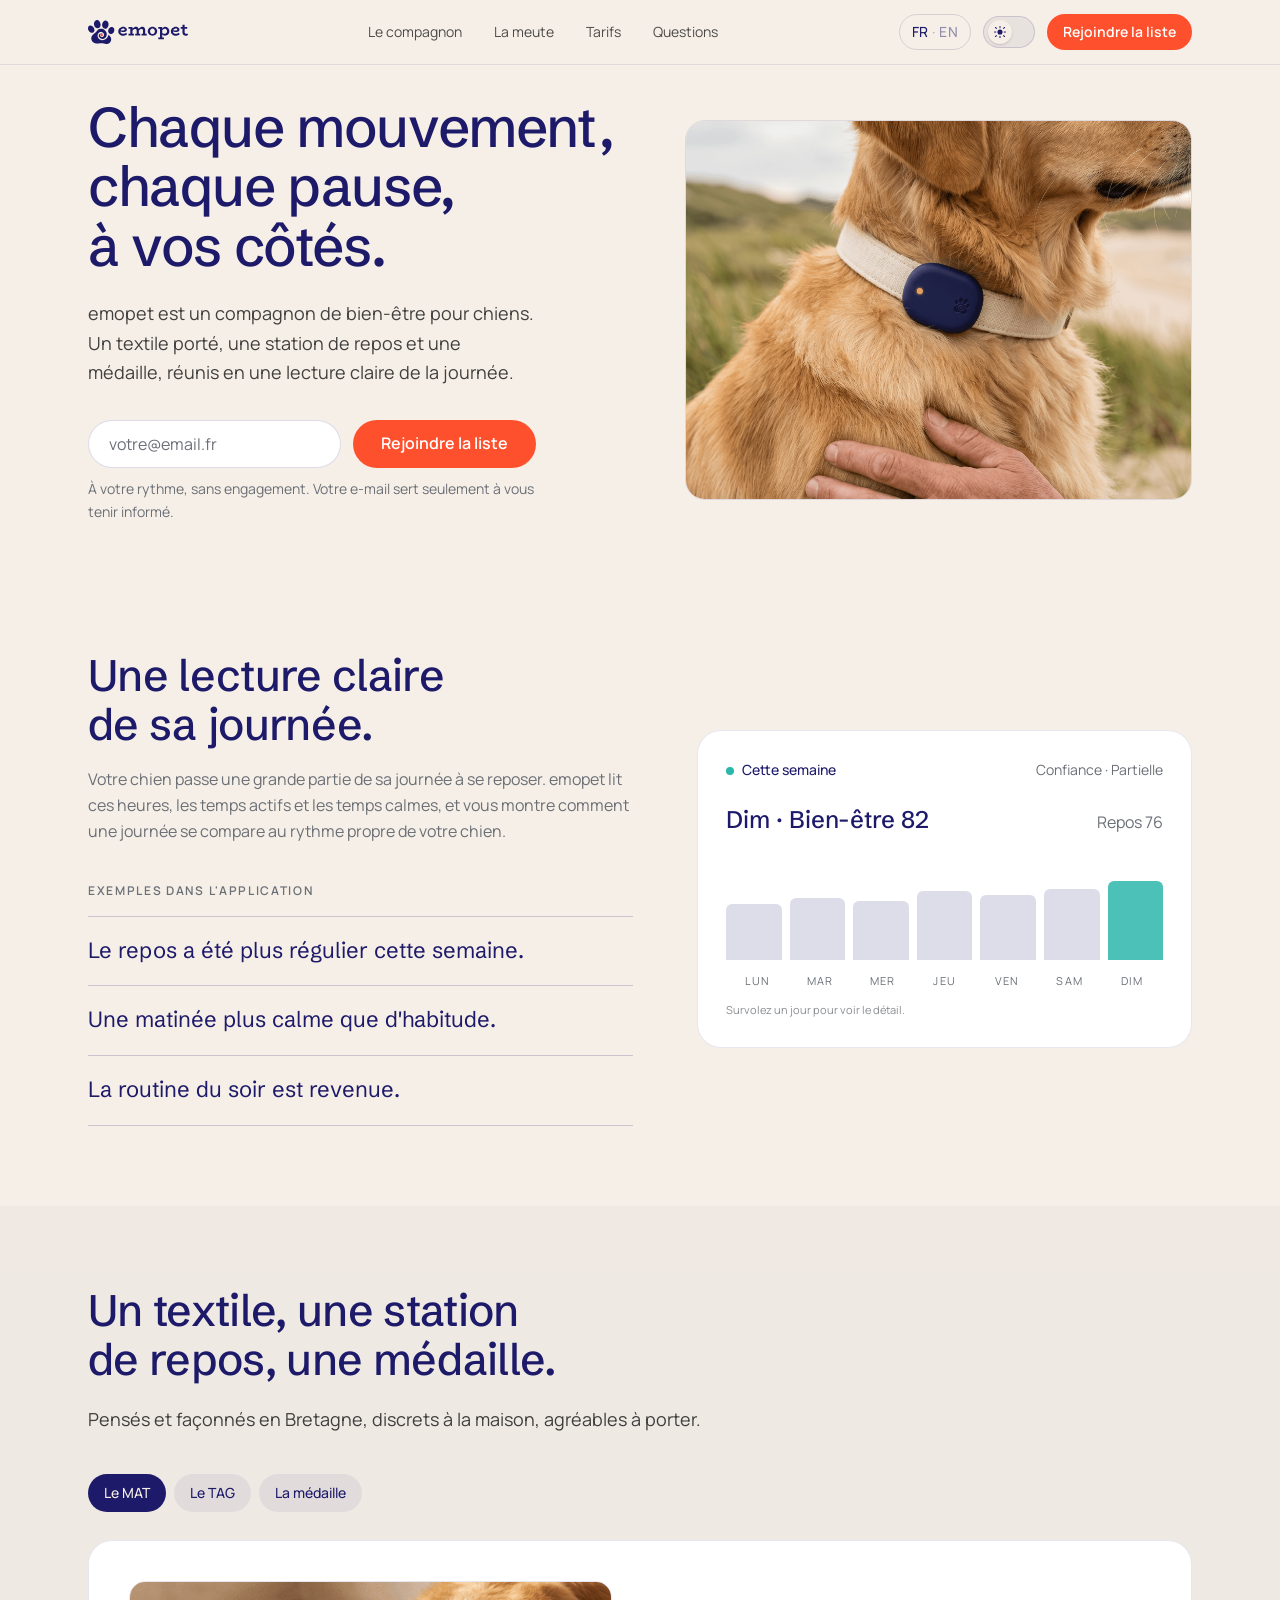
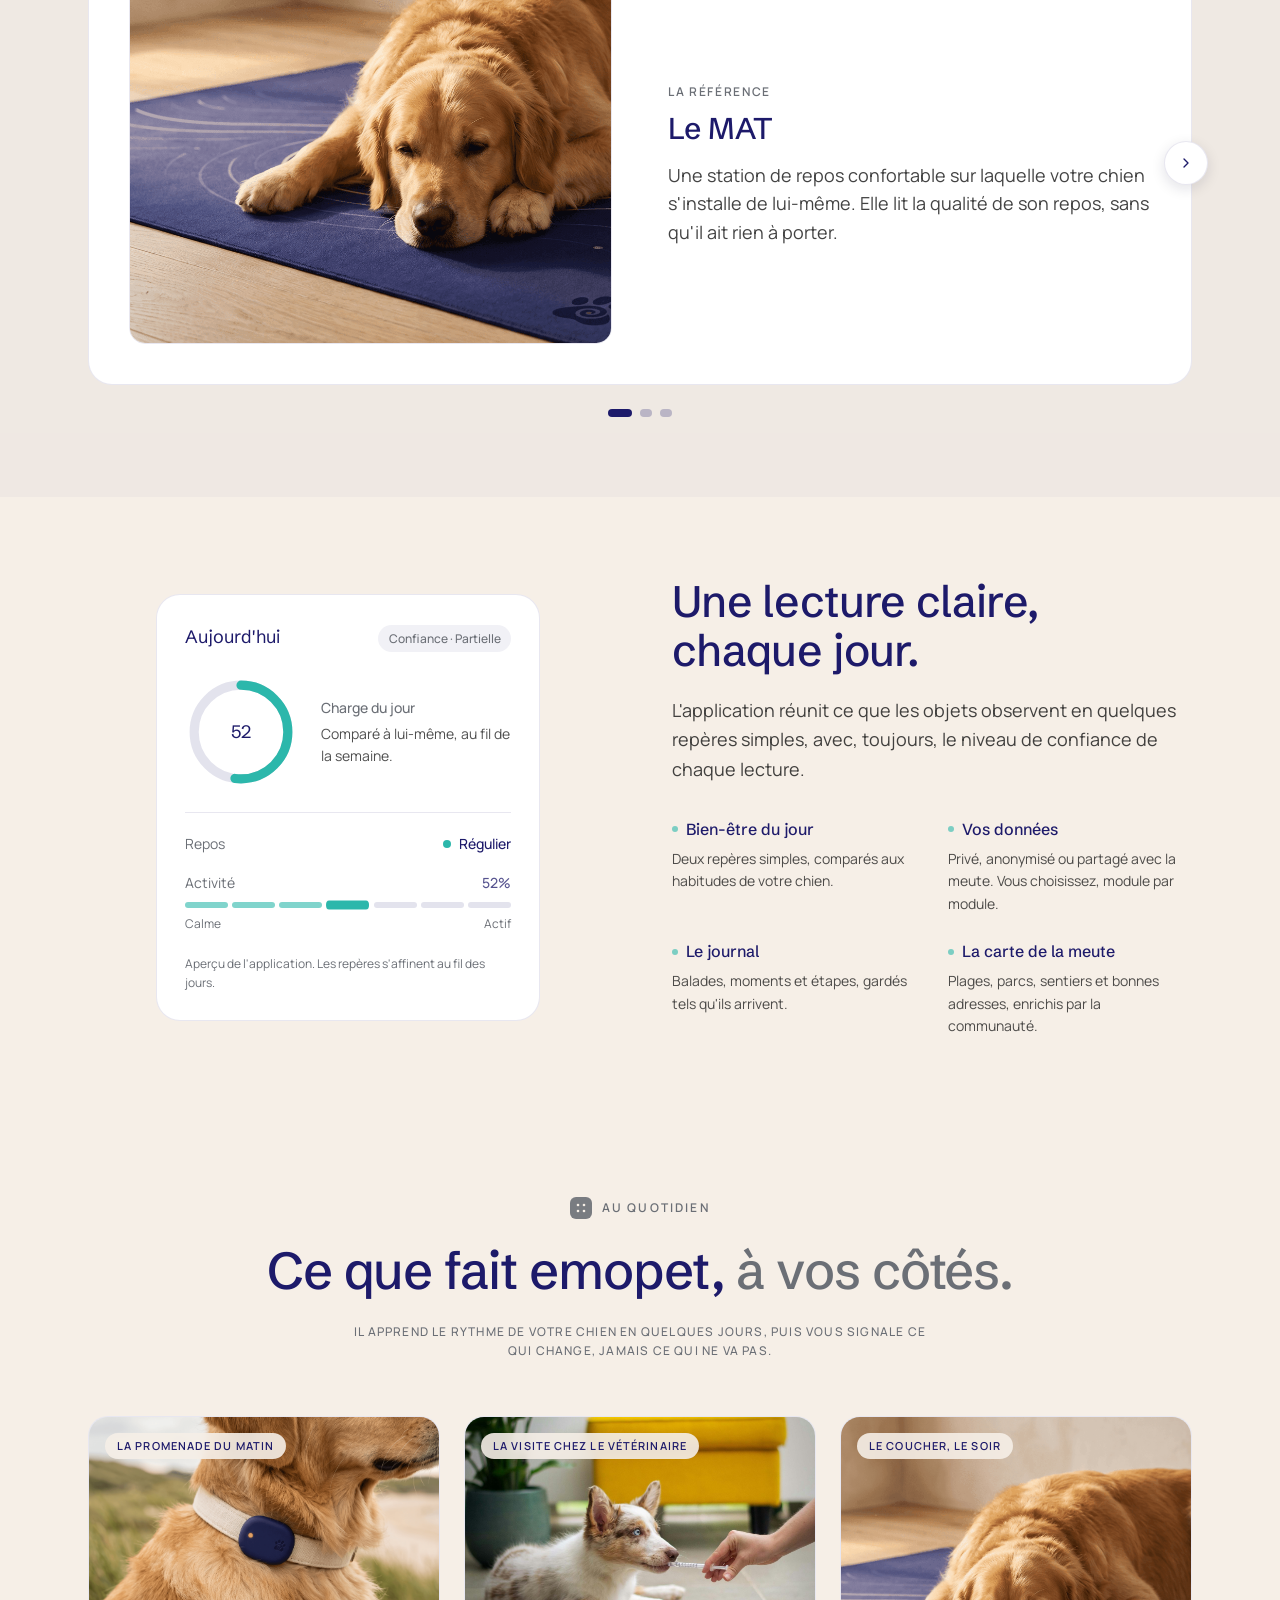
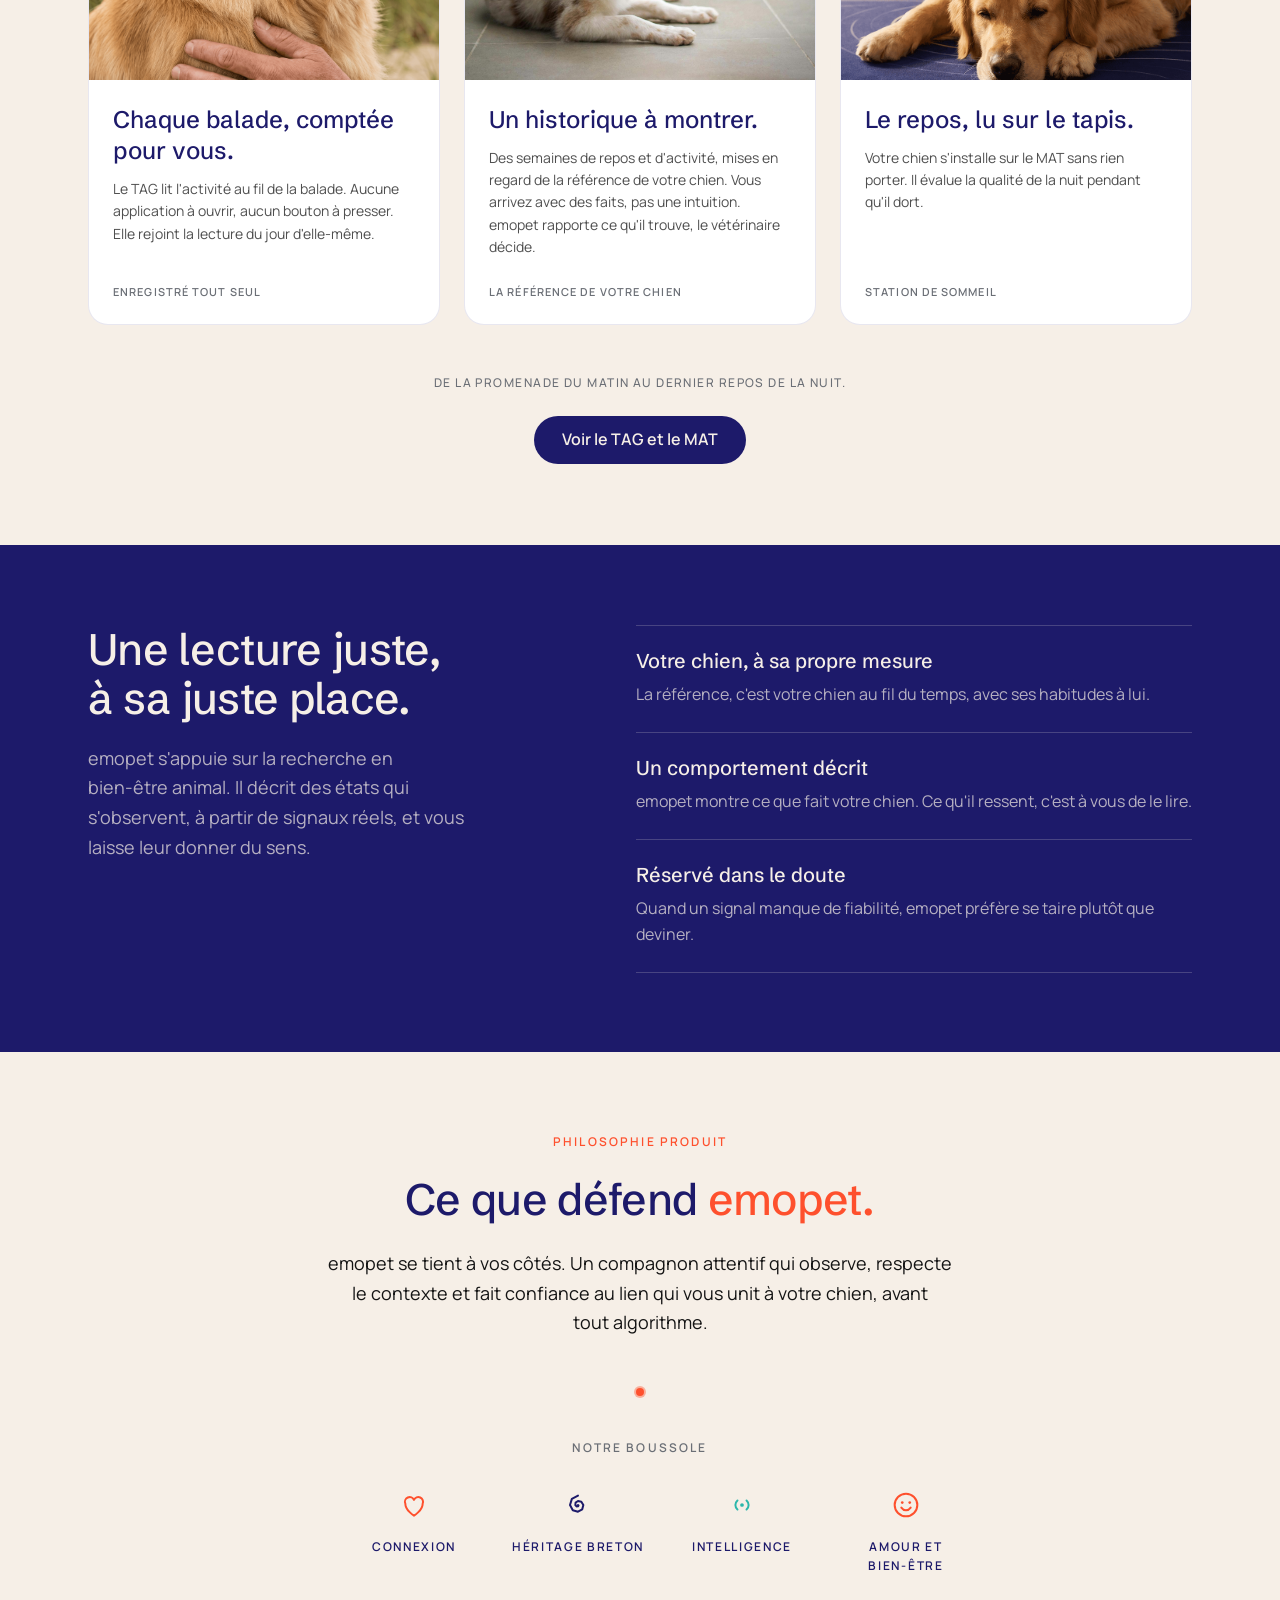
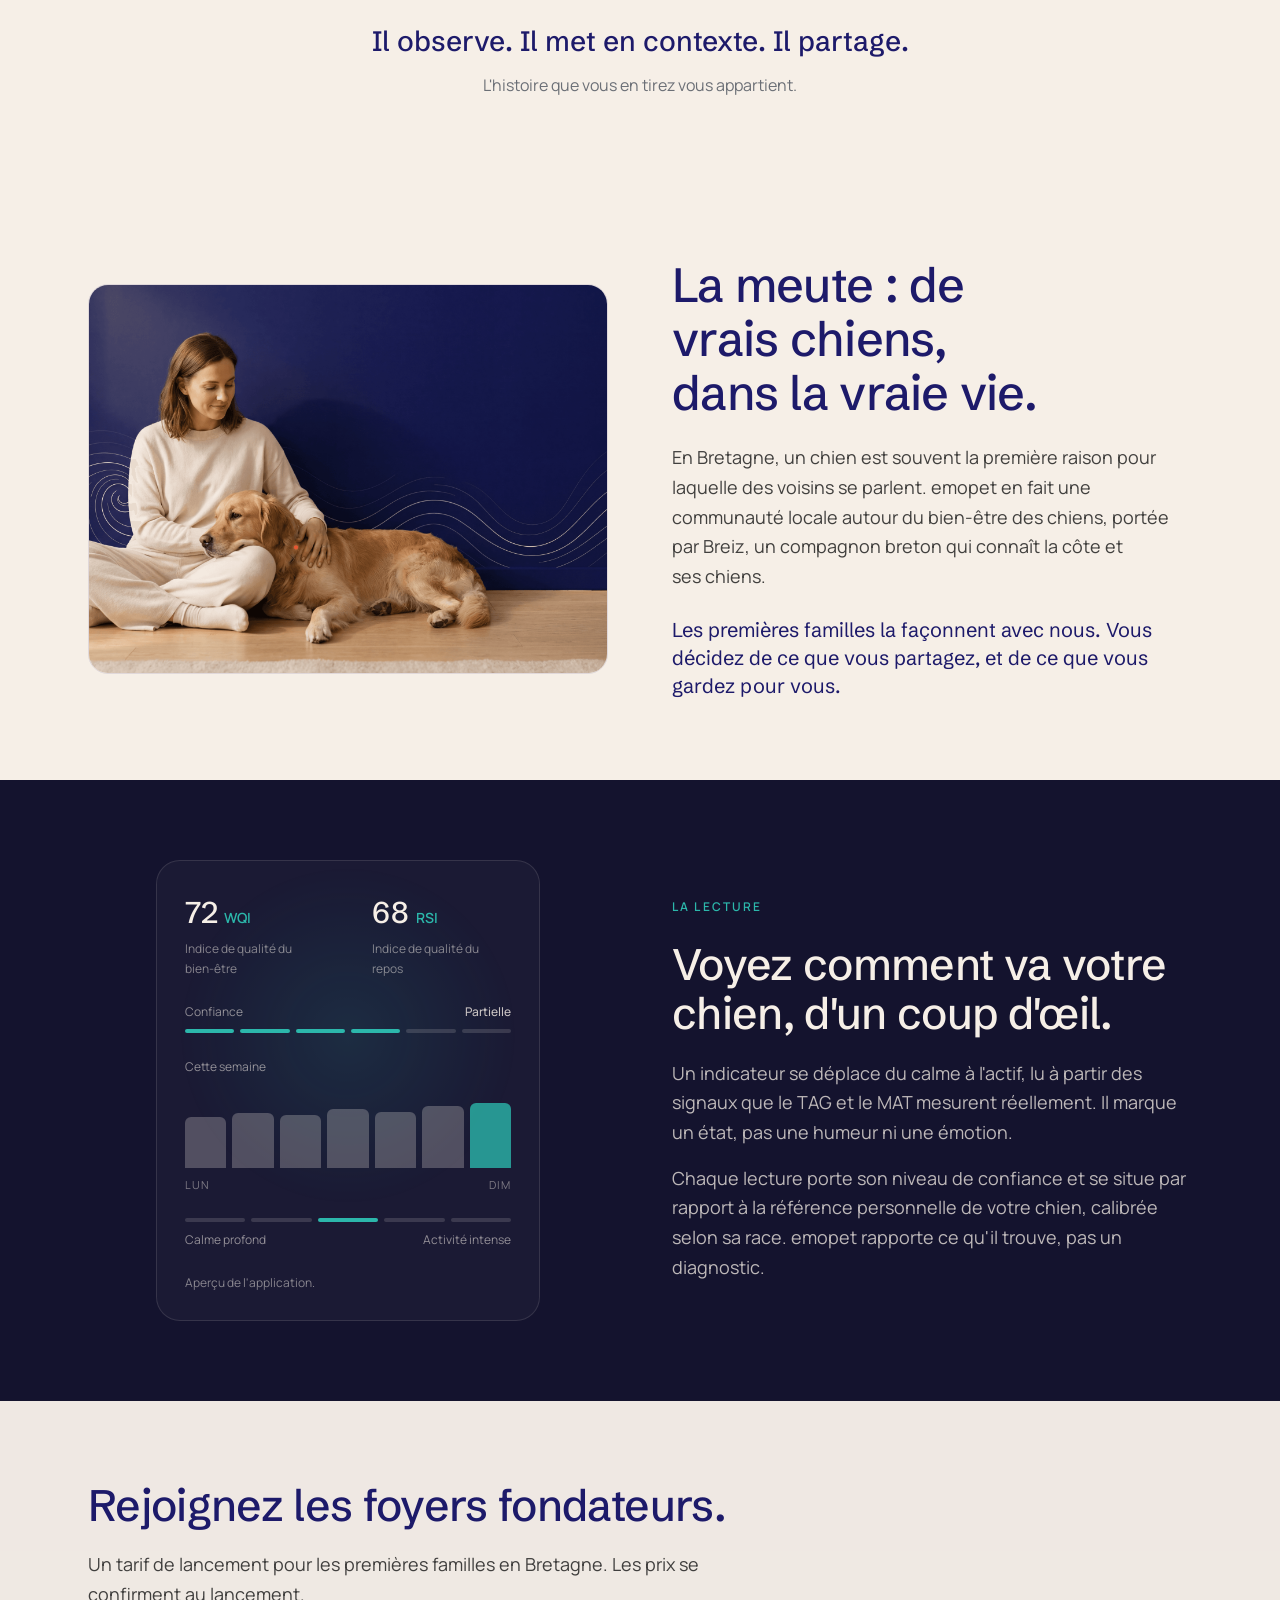
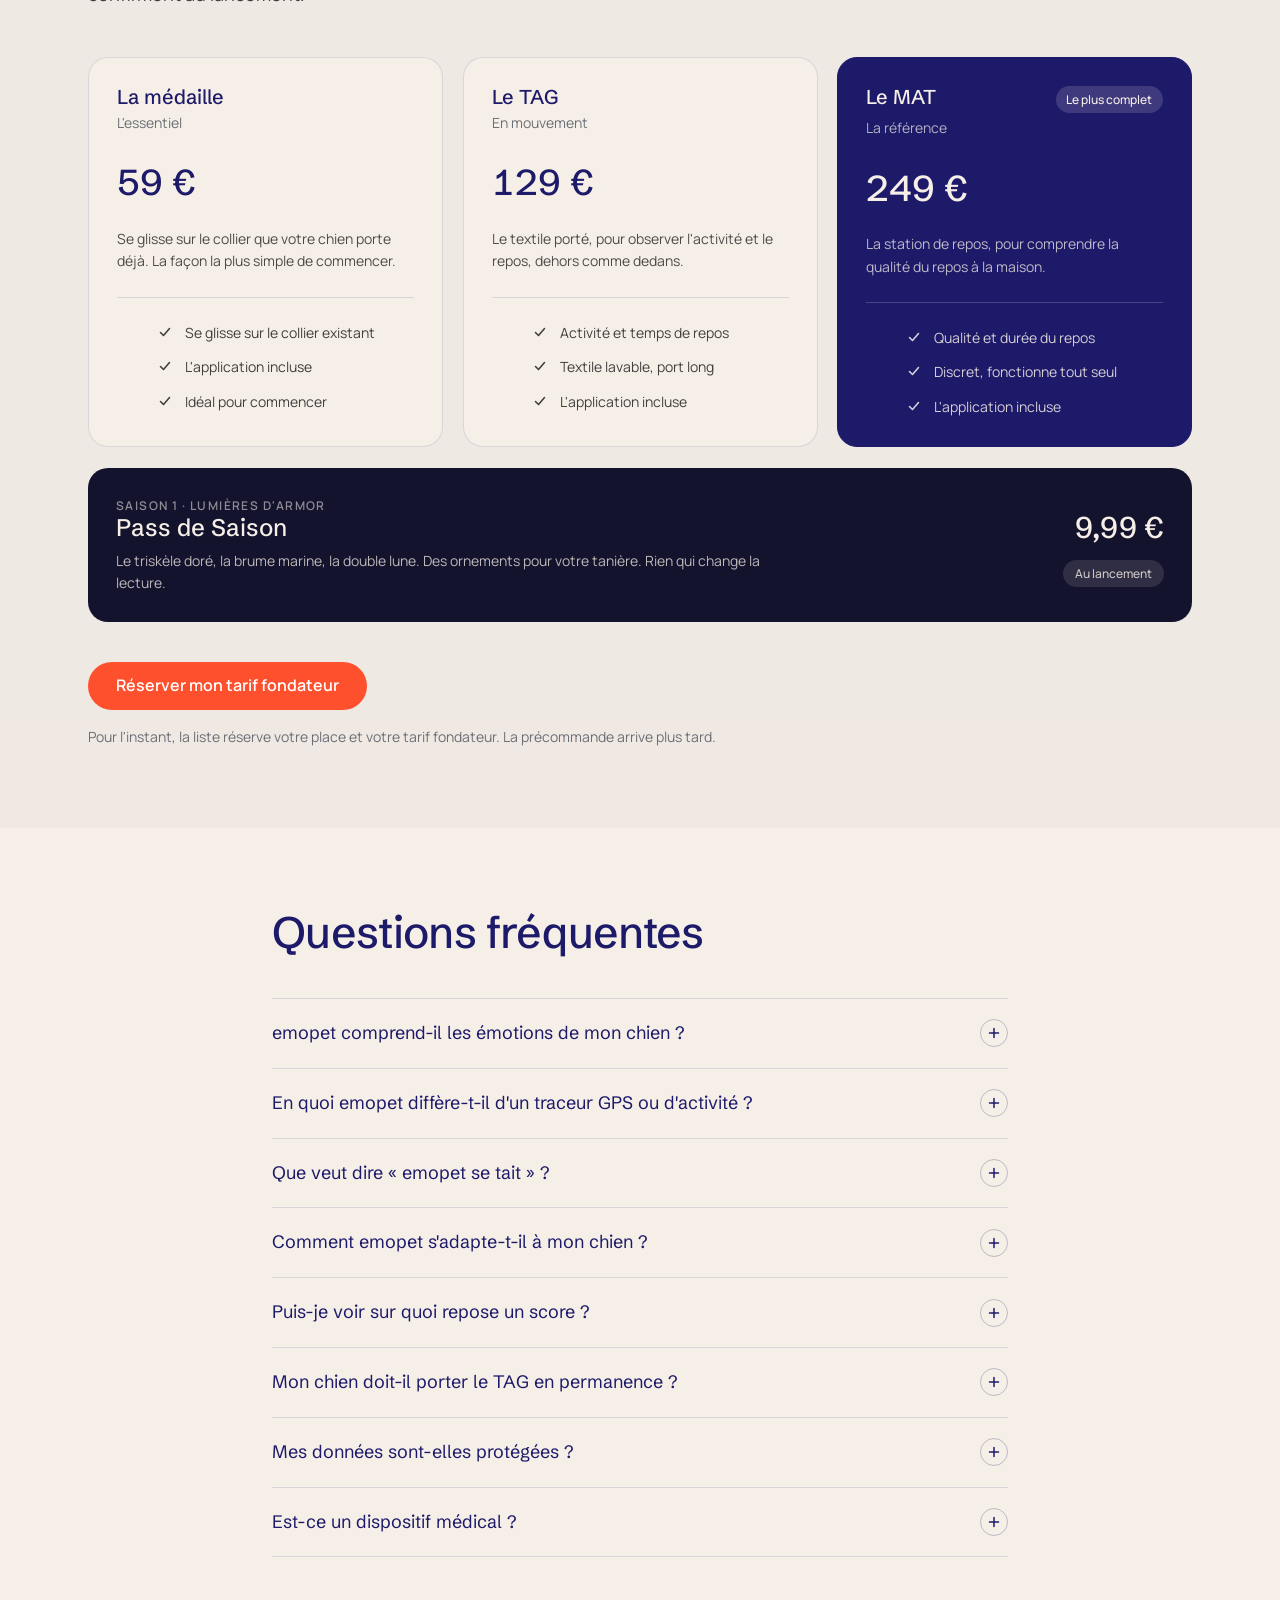
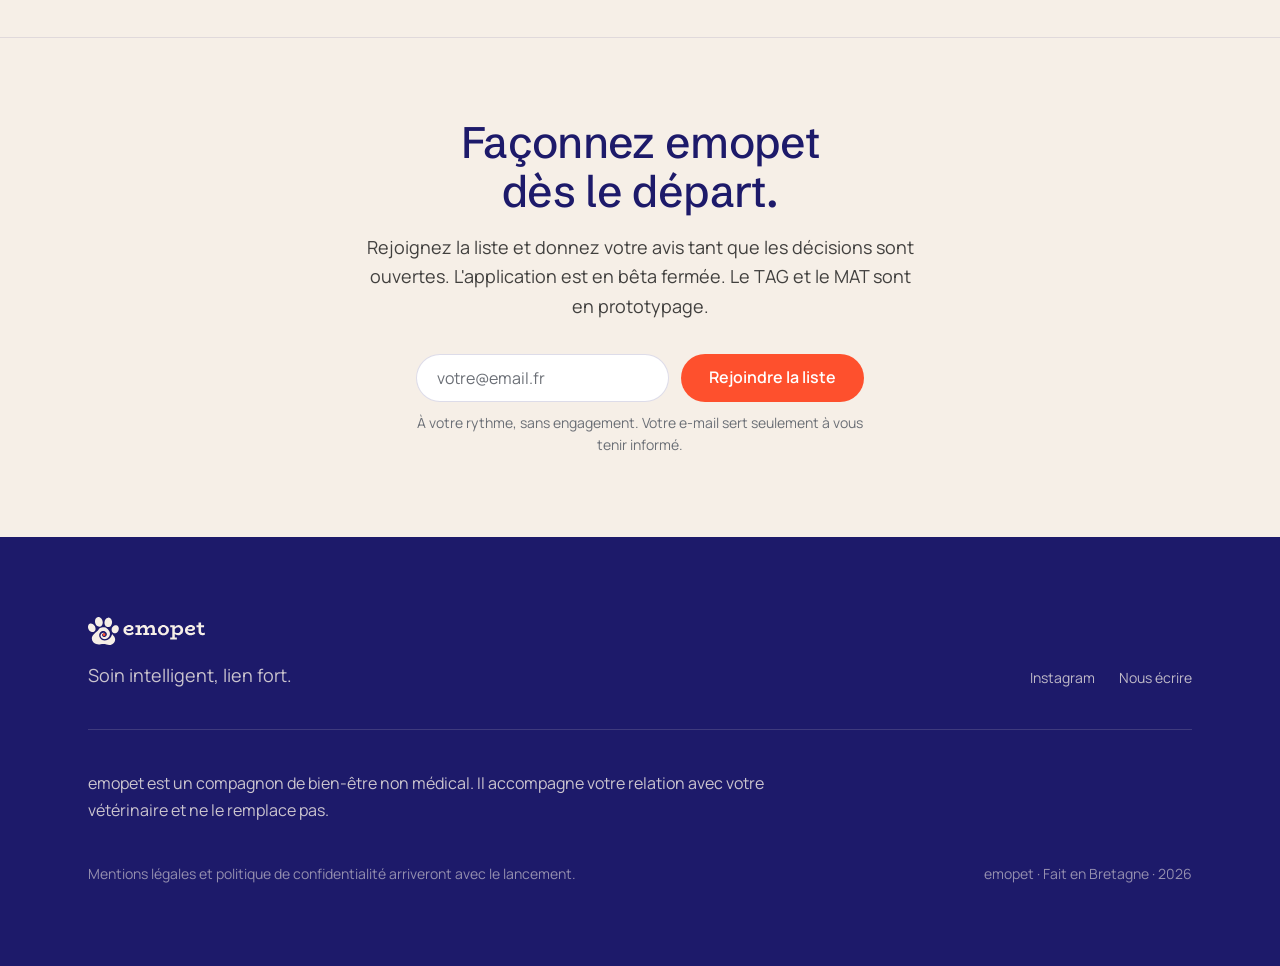
<file: index.html>
<!doctype html>
<html lang="fr">
<head>
<meta charset="utf-8">
<meta name="viewport" content="width=device-width, initial-scale=1">
<title>emopet · le bien-être de votre chien, observé avec vous</title>
<meta name="description" content="emopet est un compagnon de bien-être pour chiens, imaginé en Bretagne. Un textile porté et une station de repos observent le quotidien de votre chien et vous aident à mieux le comprendre. Rejoignez la liste d'attente.">
<link rel="icon" href="assets/brand/paw.svg" type="image/svg+xml">
<link rel="preconnect" href="https://fonts.googleapis.com">
<link rel="preconnect" href="https://fonts.gstatic.com" crossorigin>
<link href="https://fonts.googleapis.com/css2?family=Manrope:wght@400;500;600;700&family=Schibsted+Grotesk:wght@500;600;700&display=swap" rel="stylesheet">
<link rel="stylesheet" href="assets/css/styles.css">
<script>try{if(localStorage.getItem("emopet-theme")==="dark")document.documentElement.classList.add("dark")}catch(e){}</script>
</head>
<body>
<a class="skip-link" href="#main">Aller au contenu</a>

<header class="header">
  <div class="container header__inner">
    <a href="#top" aria-label="emopet">
      <img class="brand-logo brand-logo--light" src="assets/brand/logo-horizontal.svg" alt="emopet">
      <img class="brand-logo brand-logo--dark" src="assets/brand/logo-horizontal-reversed.svg" alt="emopet">
    </a>
    <nav class="nav" aria-label="Sections">
      <a href="#companion">Le compagnon</a>
      <a href="#community">La meute</a>
      <a href="#pricing">Tarifs</a>
      <a href="#faq">Questions</a>
    </nav>
    <div class="header__actions">
      <a class="locale" href="en/" aria-label="Switch to English">
        <span class="">FR</span><span class="sep">·</span><span class="dim">EN</span>
      </a>
      <button type="button" class="theme" role="switch" aria-label="Passer en thème sombre" data-to-dark="Passer en thème sombre" data-to-light="Passer en thème clair">
        <span class="theme__knob">
          <svg class="icon-sun" width="14" height="14" viewBox="0 0 24 24" fill="none" aria-hidden="true"><circle cx="12" cy="12" r="4.4" fill="currentColor"/><g stroke="currentColor" stroke-width="1.8" stroke-linecap="round"><path d="M12 2.6v2.2M12 19.2v2.2M4.2 4.2l1.6 1.6M18.2 18.2l1.6 1.6M2.6 12h2.2M19.2 12h2.2M4.2 19.8l1.6-1.6M18.2 5.8l1.6-1.6"/></g></svg>
          <svg class="icon-moon" width="13" height="13" viewBox="0 0 24 24" fill="none" aria-hidden="true"><path d="M21 12.8A9 9 0 1 1 11.2 3a7 7 0 0 0 9.8 9.8Z" fill="currentColor"/></svg>
        </span>
      </button>
      <a href="#join" class="btn btn--coral btn--sm" style="display:none" data-cta>Rejoindre la liste</a>
    </div>
  </div>
</header>

<main id="main">
  <!-- Hero -->
  <section id="top">
    <div class="container hero hero__grid">
      <div>
        <h1 class="rise">Chaque mouvement, chaque pause, à vos côtés.</h1>
        <p class="hero__lead lead rise rise-2">emopet est un compagnon de bien-être pour chiens. Un textile porté, une station de repos et une médaille, réunis en une lecture claire de la journée.</p>
        <div class="hero__form rise rise-3"><form class="waitlist" novalidate>
      <label class="sr-only" for="email-hero">Adresse e-mail</label>
      <div class="waitlist__row">
        <input id="email-hero" class="waitlist__input" type="email" inputmode="email" autocomplete="email" placeholder="votre@email.fr" required>
        <button type="submit" class="btn btn--coral">Rejoindre la liste</button>
      </div>
      <p class="waitlist__note"
         data-note="À votre rythme, sans engagement. Votre e-mail sert seulement à vous tenir informé."
         data-submitting="Un instant…"
         data-success="C'est noté. Nous reviendrons vers vous en douceur."
         data-error-email="Cette adresse ne semble pas valide. Vérifiez-la, s'il vous plaît."
         data-error-generic="L'envoi n'a pas abouti. Réessayez dans un instant.">À votre rythme, sans engagement. Votre e-mail sert seulement à vous tenir informé.</p>
    </form></div>
      </div>
      <div class="rise rise-2"><div class="frame"><img src="assets/images/hero-tag.png" alt="Un golden retriever portant le TAG emopet à son collier, sur la côte bretonne."></div></div>
    </div>
  </section>

  <!-- Understand -->
  <section id="understand" class="section">
    <div class="container split split--wide-left">
      <div class="reveal">
        <h2 class="h2 text-indigo">Une lecture claire de sa journée.</h2>
        <p class="body-text prose">Votre chien passe une grande partie de sa journée à se reposer. emopet lit ces heures, les temps actifs et les temps calmes, et vous montre comment une journée se compare au rythme propre de votre chien.</p>
        <p class="examples-label">Exemples dans l'application</p>
        <ul class="examples">
          <li><p>Le repos a été plus régulier cette semaine.</p></li>
          <li><p>Une matinée plus calme que d'habitude.</p></li>
          <li><p>La routine du soir est revenue.</p></li>
        </ul>
      </div>
      <figure class="card card--hover reveal" data-chart>
        <figcaption class="card__head"><span class="card__title"><span class="dot"></span>Cette semaine</span><span class="muted">Confiance · Partielle</span></figcaption>
        <div class="chart-live"><b data-chart-live>Dim · Bien-être 82</b><span class="muted" data-chart-rest>Repos 76</span></div>
        <div class="chart" data-understand-wqi="Bien-être" data-understand-rest="Repos"><button type="button" class="chart__bar" style="height:58%"
      data-i="0" data-day="Lun" data-wqi="58" data-act="41"
      aria-label="Lun: WQI 58">
      <span class="fill"></span>
      <span class="chart__tip"><b>Lun</b><span>Bien-être 58 · Activité 41</span></span>
    </button><button type="button" class="chart__bar" style="height:64%"
      data-i="1" data-day="Mar" data-wqi="64" data-act="45"
      aria-label="Mar: WQI 64">
      <span class="fill"></span>
      <span class="chart__tip"><b>Mar</b><span>Bien-être 64 · Activité 45</span></span>
    </button><button type="button" class="chart__bar" style="height:61%"
      data-i="2" data-day="Mer" data-wqi="61" data-act="43"
      aria-label="Mer: WQI 61">
      <span class="fill"></span>
      <span class="chart__tip"><b>Mer</b><span>Bien-être 61 · Activité 43</span></span>
    </button><button type="button" class="chart__bar" style="height:72%"
      data-i="3" data-day="Jeu" data-wqi="72" data-act="50"
      aria-label="Jeu: WQI 72">
      <span class="fill"></span>
      <span class="chart__tip"><b>Jeu</b><span>Bien-être 72 · Activité 50</span></span>
    </button><button type="button" class="chart__bar" style="height:68%"
      data-i="4" data-day="Ven" data-wqi="68" data-act="48"
      aria-label="Ven: WQI 68">
      <span class="fill"></span>
      <span class="chart__tip"><b>Ven</b><span>Bien-être 68 · Activité 48</span></span>
    </button><button type="button" class="chart__bar" style="height:74%"
      data-i="5" data-day="Sam" data-wqi="74" data-act="52"
      aria-label="Sam: WQI 74">
      <span class="fill"></span>
      <span class="chart__tip"><b>Sam</b><span>Bien-être 74 · Activité 52</span></span>
    </button><button type="button" class="chart__bar is-today" style="height:82%"
      data-i="6" data-day="Dim" data-wqi="82" data-act="57"
      aria-label="Dim: WQI 82">
      <span class="fill"></span>
      <span class="chart__tip"><b>Dim</b><span>Bien-être 82 · Activité 57</span></span>
    </button></div>
        <div class="chart__days"><span>Lun</span><span>Mar</span><span>Mer</span><span>Jeu</span><span>Ven</span><span>Sam</span><span>Dim</span></div>
        <p class="chart-hint muted">Survolez un jour pour voir le détail.</p>
      </figure>
    </div>
  </section>

  <!-- Companion -->
  <section id="companion" class="section tint">
    <div class="container">
      <div style="max-width:42rem">
        <h2 class="h2 text-indigo reveal">Un textile, une station de repos, une médaille.</h2>
        <p class="lead reveal" style="margin-top:1.25rem;color:color-mix(in srgb,var(--ink) 80%,transparent)">Pensés et façonnés en Bretagne, discrets à la maison, agréables à porter.</p>
      </div>
      <div class="showcase reveal" data-showcase>
        <div class="showcase__tabs" role="tablist"><button type="button" role="tab" class="showcase__tab" data-tab="0" aria-selected="true">Le MAT</button><button type="button" role="tab" class="showcase__tab" data-tab="1" aria-selected="false">Le TAG</button><button type="button" role="tab" class="showcase__tab" data-tab="2" aria-selected="false">La médaille</button></div>
        <div class="showcase__viewport">
          <div class="showcase__track" tabindex="0" data-track><div class="showcase__slide"><div class="product">
      <div class="product__img"><img src="assets/images/mat-clean.png" alt="Le tapis emopet, avec un chien qui s'y repose au soleil." loading="lazy"></div>
      <div><span class="product__kind">La référence</span><h3>Le MAT</h3><p>Une station de repos confortable sur laquelle votre chien s'installe de lui-même. Elle lit la qualité de son repos, sans qu'il ait rien à porter.</p></div>
    </div></div><div class="showcase__slide"><div class="product">
      <div class="product__img"><img src="assets/images/tag.jpg" alt="Le TAG emopet, un textile porté par un golden retriever." loading="lazy"></div>
      <div><span class="product__kind">En mouvement</span><h3>Le TAG</h3><p>Un textile léger et confortable, porté au quotidien. Il observe l'activité et les temps de repos, dehors comme dedans.</p></div>
    </div></div><div class="showcase__slide"><div class="product">
      <div class="product__img"><img src="assets/images/medallion.jpg" alt="La médaille" loading="lazy"></div>
      <div><span class="product__kind">L'essentiel</span><h3>La médaille</h3><p>Elle se glisse sur le collier que votre chien porte déjà. La forme la plus légère pour commencer.</p></div>
    </div></div></div>
          <button class="showcase__arrow showcase__arrow--prev" data-prev aria-label="Previous"><svg width="16" height="16" viewBox="0 0 24 24" fill="none"><path d="M15 6l-6 6 6 6" stroke="currentColor" stroke-width="2" stroke-linecap="round" stroke-linejoin="round"/></svg></button>
          <button class="showcase__arrow showcase__arrow--next" data-next aria-label="Next"><svg width="16" height="16" viewBox="0 0 24 24" fill="none"><path d="M9 6l6 6-6 6" stroke="currentColor" stroke-width="2" stroke-linecap="round" stroke-linejoin="round"/></svg></button>
        </div>
        <div class="showcase__dots"><button type="button" class="showcase__dot" data-dot="0" aria-current="true" aria-label="Le MAT"></button><button type="button" class="showcase__dot" data-dot="1" aria-current="false" aria-label="Le TAG"></button><button type="button" class="showcase__dot" data-dot="2" aria-current="false" aria-label="La médaille"></button></div>
      </div>
    </div>
  </section>

  <!-- App -->
  <section id="app" class="section">
    <div class="container split">
      <div class="reveal" data-indicator>
        <figure class="indicator card card--hover">
          <figcaption class="indicator__head"><span class="t">Aujourd'hui</span><span class="chip">Confiance · Partielle</span></figcaption>
          <div class="gauge">
            <div class="gauge__ring"><svg viewBox="0 0 110 110"><circle class="gauge__track" cx="55" cy="55" r="46" fill="none" stroke-width="9"/><circle class="gauge__arc" cx="55" cy="55" r="46" fill="none" stroke-width="9" stroke-linecap="round" data-arc/></svg><span class="gauge__num" data-gauge-num>52</span></div>
            <div><p class="gauge__label">Charge du jour</p><p class="gauge__desc">Comparé à lui-même, au fil de la semaine.</p></div>
          </div>
          <div class="indicator__foot">
            <div class="row"><span class="k">Repos</span><span class="v"><span style="width:8px;height:8px;border-radius:50%;background:var(--teal);display:inline-block"></span>Régulier</span></div>
            <div>
              <div class="row"><span class="k">Activité</span><span class="v" data-ind-pct style="color:color-mix(in srgb,var(--indigo) 75%,transparent)">52%</span></div>
              <div class="seg" data-ind-bars><button type="button" class="ind-bar on" data-i="0" data-level="12" aria-label="Activité 12%"></button><button type="button" class="ind-bar on" data-i="1" data-level="24" aria-label="Activité 24%"></button><button type="button" class="ind-bar on" data-i="2" data-level="38" aria-label="Activité 38%"></button><button type="button" class="ind-bar cur" data-i="3" data-level="52" aria-label="Activité 52%"></button><button type="button" class="ind-bar" data-i="4" data-level="66" aria-label="Activité 66%"></button><button type="button" class="ind-bar" data-i="5" data-level="80" aria-label="Activité 80%"></button><button type="button" class="ind-bar" data-i="6" data-level="94" aria-label="Activité 94%"></button></div>
              <div class="seg-legend"><span>Calme</span><span>Actif</span></div>
            </div>
          </div>
          <p class="indicator__note">Aperçu de l'application. Les repères s'affinent au fil des jours.</p>
        </figure>
      </div>
      <div class="reveal">
        <h2 class="h2 text-indigo">Une lecture claire, chaque jour.</h2>
        <p class="lead" style="margin-top:1.25rem;color:color-mix(in srgb,var(--ink) 80%,transparent)">L'application réunit ce que les objets observent en quelques repères simples, avec, toujours, le niveau de confiance de chaque lecture.</p>
        <dl class="modules"><div class="module"><dt><span class="d"></span>Bien-être du jour</dt><dd>Deux repères simples, comparés aux habitudes de votre chien.</dd></div><div class="module"><dt><span class="d"></span>Vos données</dt><dd>Privé, anonymisé ou partagé avec la meute. Vous choisissez, module par module.</dd></div><div class="module"><dt><span class="d"></span>Le journal</dt><dd>Balades, moments et étapes, gardés tels qu'ils arrivent.</dd></div><div class="module"><dt><span class="d"></span>La carte de la meute</dt><dd>Plages, parcs, sentiers et bonnes adresses, enrichis par la communauté.</dd></div></dl>
      </div>
    </div>
  </section>

  <!-- Moments -->
  <section id="moments" class="section">
    <div class="container">
      <div class="center reveal">
        <p class="moments__eyebrow"><span aria-hidden="true"><svg width="22" height="22" viewBox="0 0 22 22"><rect width="22" height="22" rx="6" fill="currentColor" opacity="0.9"/><g fill="var(--sand)"><circle cx="8" cy="8" r="1.3"/><circle cx="8" cy="14" r="1.3"/><circle cx="14" cy="8" r="1.3"/><circle cx="14" cy="14" r="1.3"/></g></svg></span>Au quotidien</p>
        <h2 class="moments__title"><span class="text-indigo">Ce que fait emopet,</span> <span class="accent">à vos côtés.</span></h2>
        <p class="moments__sub">Il apprend le rythme de votre chien en quelques jours, puis vous signale ce qui change, jamais ce qui ne va pas.</p>
      </div>
      <div class="moments__grid"><article class="moment lift"><div class="moment__img">
      <img src="assets/images/hero-tag.png" alt="Un chien portant le TAG emopet à son collier lors d'une balade côtière." loading="lazy">
      <span class="moment__tag">La promenade du matin</span></div>
      <div class="moment__body"><h3>Chaque balade, comptée pour vous.</h3><p>Le TAG lit l'activité au fil de la balade. Aucune application à ouvrir, aucun bouton à presser. Elle rejoint la lecture du jour d'elle-même.</p><div class="moment__meta">Enregistré tout seul</div></div>
    </article><article class="moment lift"><div class="moment__img">
      <img src="assets/images/vet-visit.jpg" alt="Un chien recevant calmement un soin oral à la seringue, à la maison." loading="lazy">
      <span class="moment__tag">La visite chez le vétérinaire</span></div>
      <div class="moment__body"><h3>Un historique à montrer.</h3><p>Des semaines de repos et d'activité, mises en regard de la référence de votre chien. Vous arrivez avec des faits, pas une intuition. emopet rapporte ce qu'il trouve, le vétérinaire décide.</p><div class="moment__meta">La référence de votre chien</div></div>
    </article><article class="moment lift"><div class="moment__img">
      <img src="assets/images/hero-dog.png" alt="Un golden retriever au repos sur le tapis emopet, à l'intérieur." loading="lazy">
      <span class="moment__tag">Le coucher, le soir</span></div>
      <div class="moment__body"><h3>Le repos, lu sur le tapis.</h3><p>Votre chien s'installe sur le MAT sans rien porter. Il évalue la qualité de la nuit pendant qu'il dort.</p><div class="moment__meta">Station de sommeil</div></div>
    </article></div>
      <div class="moments__foot reveal">
        <p>De la promenade du matin au dernier repos de la nuit.</p>
        <a href="#companion" class="btn btn--indigo">Voir le TAG et le MAT</a>
      </div>
    </div>
  </section>

  <!-- Honest -->
  <section class="section on-indigo">
    <div class="container honest__grid">
      <div class="reveal"><h2 class="h2">Une lecture juste, à sa juste place.</h2><p class="honest__intro">emopet s'appuie sur la recherche en bien-être animal. Il décrit des états qui s'observent, à partir de signaux réels, et vous laisse leur donner du sens.</p></div>
      <ul class="honest__list reveal"><li><h3>Votre chien, à sa propre mesure</h3><p>La référence, c'est votre chien au fil du temps, avec ses habitudes à lui.</p></li><li><h3>Un comportement décrit</h3><p>emopet montre ce que fait votre chien. Ce qu'il ressent, c'est à vous de le lire.</p></li><li><h3>Réservé dans le doute</h3><p>Quand un signal manque de fiabilité, emopet préfère se taire plutôt que deviner.</p></li></ul>
    </div>
  </section>

  <!-- Philosophy -->
  <section id="philosophy" class="section">
    <div class="container center">
      <p class="eyebrow text-coral reveal">PHILOSOPHIE PRODUIT</p>
      <h2 class="h2 reveal" style="margin-top:1.5rem"><span class="text-indigo">Ce que défend </span><span class="text-coral">emopet.</span></h2>
      <p class="lead reveal" style="margin-top:1.5rem;max-width:42rem">emopet se tient à vos côtés. Un compagnon attentif qui observe, respecte le contexte et fait confiance au lien qui vous unit à votre chien, avant tout algorithme.</p>
      <span class="ping-wrap"><span class="p1 ping"></span><span class="p2"></span></span>
      <p class="eyebrow muted" style="margin-top:2.5rem">Notre boussole</p>
      <ul class="compass"><li><span class="text-coral"><svg viewBox="0 0 24 24" fill="none" stroke="currentColor" stroke-width="1.5" stroke-linecap="round" stroke-linejoin="round" width="32" height="32" aria-hidden="true"><path d="M12 20s-6.5-4-6.5-9A3.5 3.5 0 0 1 12 8.2 3.5 3.5 0 0 1 18.5 11c0 5-6.5 9-6.5 9Z"/></svg></span><span class="compass__label">Connexion</span></li><li><span class="text-indigo"><svg viewBox="0 0 24 24" fill="none" stroke="currentColor" stroke-width="1.5" stroke-linecap="round" stroke-linejoin="round" width="32" height="32" aria-hidden="true"><path d="M12 12 L12.4 12.4 L12 13 L10.9 13.1 L10 12 L10.2 10.2 L12 9 L14.5 9.5 L16 12 L15.2 15.2 L12 17 L8.1 15.9 L6 12 L7.4 7.4 L12 5"/></svg></span><span class="compass__label">Héritage breton</span></li><li><span class="text-teal"><svg viewBox="0 0 24 24" fill="none" stroke="currentColor" stroke-width="1.5" stroke-linecap="round" stroke-linejoin="round" width="32" height="32" aria-hidden="true"><circle cx="12" cy="12" r="1.4" fill="currentColor" stroke="none"/><path d="M8.6 15.4a4.5 4.5 0 0 1 0-6.8"/><path d="M15.4 8.6a4.5 4.5 0 0 1 0 6.8"/></svg></span><span class="compass__label">Intelligence</span></li><li><span class="text-coral"><svg viewBox="0 0 24 24" fill="none" stroke="currentColor" stroke-width="1.5" stroke-linecap="round" stroke-linejoin="round" width="32" height="32" aria-hidden="true"><circle cx="12" cy="12" r="8.5"/><circle cx="9.2" cy="10.2" r="1" fill="currentColor" stroke="none"/><circle cx="14.8" cy="10.2" r="1" fill="currentColor" stroke="none"/><path d="M8.5 14c1 1.4 2.2 2 3.5 2s2.5-.6 3.5-2"/></svg></span><span class="compass__label">Amour et bien-être</span></li></ul>
      <div class="philosophy__closing"><p class="big">Il observe. Il met en contexte. Il partage.</p><p class="body-text" style="margin-top:0.75rem">L'histoire que vous en tirez vous appartient.</p></div>
    </div>
  </section>

  <!-- Community -->
  <section id="community" class="section">
    <div class="container split">
      <div class="reveal" style="order:2">
        <h2 class="h2 text-indigo" style="font-size:clamp(1.9rem,4vw,3rem)">La meute : de vrais chiens, dans la vraie vie.</h2>
        <p class="lead" style="margin-top:1.5rem;color:color-mix(in srgb,var(--ink) 80%,transparent)">En Bretagne, un chien est souvent la première raison pour laquelle des voisins se parlent. emopet en fait une communauté locale autour du bien-être des chiens, portée par Breiz, un compagnon breton qui connaît la côte et ses chiens.</p>
        <p style="margin-top:1.5rem;font-family:var(--font-display);font-size:1.25rem;line-height:1.4" class="text-indigo">Les premières familles la façonnent avec nous. Vous décidez de ce que vous partagez, et de ce que vous gardez pour vous.</p>
      </div>
      <div class="reveal" style="order:1"><div class="frame"><img src="assets/images/lifestyle.png" alt="Une personne installée avec son chien dans un intérieur chaleureux, en pleine journée." loading="lazy"></div></div>
    </div>
  </section>

  <!-- Reading -->
  <section id="reading" class="section on-night">
    <div class="container split">
      <div class="reveal" style="order:2">
        <p class="eyebrow text-teal">LA LECTURE</p>
        <h2 class="h2" style="margin-top:1.5rem">Voyez comment va votre chien, d'un coup d'œil.</h2>
        <p class="reading__body">Un indicateur se déplace du calme à l'actif, lu à partir des signaux que le TAG et le MAT mesurent réellement. Il marque un état, pas une humeur ni une émotion.</p>
        <p class="reading__body">Chaque lecture porte son niveau de confiance et se situe par rapport à la référence personnelle de votre chien, calibrée selon sa race. emopet rapporte ce qu'il trouve, pas un diagnostic.</p>
      </div>
      <div class="reveal" style="order:1">
        <div class="reading-card" data-glow>
          <div class="reading-card__glow" aria-hidden="true"></div>
          <div class="reading-card__in">
            <div class="reading__stats">
              <div class="stat"><div class="top"><span class="val">72</span><span class="lab">WQI</span></div><p class="name">Indice de qualité du bien-être</p></div>
              <div class="stat"><div class="top"><span class="val">68</span><span class="lab">RSI</span></div><p class="name">Indice de qualité du repos</p></div>
            </div>
            <div class="track"><div class="track__head"><span class="k">Confiance</span><span class="v">Partielle</span></div><div class="track__seg"><span class="on"></span><span class="on"></span><span class="on"></span><span class="on"></span><span class=""></span><span class=""></span></div></div>
            <div class="trend"><p class="trend__label">Cette semaine</p><div class="trend__bars"><button type="button" class="trend__bar" style="height:64%"
      data-day="Lun" data-wqi="64" data-rsi="58" aria-label="Lun: WQI 64">
      <span class="fill"></span>
      <span class="trend__tip"><b>Lun</b><span>WQI 64 · RSI 58</span></span>
    </button><button type="button" class="trend__bar" style="height:69%"
      data-day="Mar" data-wqi="69" data-rsi="63" aria-label="Mar: WQI 69">
      <span class="fill"></span>
      <span class="trend__tip"><b>Mar</b><span>WQI 69 · RSI 63</span></span>
    </button><button type="button" class="trend__bar" style="height:66%"
      data-day="Mer" data-wqi="66" data-rsi="60" aria-label="Mer: WQI 66">
      <span class="fill"></span>
      <span class="trend__tip"><b>Mer</b><span>WQI 66 · RSI 60</span></span>
    </button><button type="button" class="trend__bar" style="height:74%"
      data-day="Jeu" data-wqi="74" data-rsi="68" aria-label="Jeu: WQI 74">
      <span class="fill"></span>
      <span class="trend__tip"><b>Jeu</b><span>WQI 74 · RSI 68</span></span>
    </button><button type="button" class="trend__bar" style="height:70%"
      data-day="Ven" data-wqi="70" data-rsi="64" aria-label="Ven: WQI 70">
      <span class="fill"></span>
      <span class="trend__tip"><b>Ven</b><span>WQI 70 · RSI 64</span></span>
    </button><button type="button" class="trend__bar" style="height:78%"
      data-day="Sam" data-wqi="78" data-rsi="72" aria-label="Sam: WQI 78">
      <span class="fill"></span>
      <span class="trend__tip"><b>Sam</b><span>WQI 78 · RSI 72</span></span>
    </button><button type="button" class="trend__bar is-today" style="height:82%"
      data-day="Dim" data-wqi="82" data-rsi="76" aria-label="Dim: WQI 82">
      <span class="fill"></span>
      <span class="trend__tip"><b>Dim</b><span>WQI 82 · RSI 76</span></span>
    </button></div><div class="trend__days"><span>Lun</span><span>Dim</span></div></div>
            <div class="track" style="margin-top:1.5rem"><div class="track__seg"><span class=""></span><span class=""></span><span class="on"></span><span class=""></span><span class=""></span></div><div class="scale-legend"><span>Calme profond</span><span>Activité intense</span></div></div>
            <p class="reading-card__note">Aperçu de l'application.</p>
          </div>
        </div>
      </div>
    </div>
  </section>

  <!-- Pricing -->
  <section id="pricing" class="section tint">
    <div class="container">
      <div style="max-width:42rem">
        <h2 class="h2 text-indigo reveal">Rejoignez les foyers fondateurs.</h2>
        <p class="lead reveal" style="margin-top:1.25rem;color:color-mix(in srgb,var(--ink) 80%,transparent)">Un tarif de lancement pour les premières familles en Bretagne. Les prix se confirment au lancement.</p>
      </div>
      <div class="pricing__grid reveal"><article class="tier lift">
      <div class="tier__top"><h3>La médaille</h3></div>
      <p class="tier__kind">L'essentiel</p>
      <p class="tier__price">59 €</p>
      <p class="tier__desc">Se glisse sur le collier que votre chien porte déjà. La façon la plus simple de commencer.</p>
      <ul class="tier__features"><li><svg width="16" height="16" viewBox="0 0 16 16" fill="none" aria-hidden="true"><path d="M3.5 8.5l3 3 6-7" stroke="currentColor" stroke-width="1.6" stroke-linecap="round" stroke-linejoin="round"/></svg>Se glisse sur le collier existant</li><li><svg width="16" height="16" viewBox="0 0 16 16" fill="none" aria-hidden="true"><path d="M3.5 8.5l3 3 6-7" stroke="currentColor" stroke-width="1.6" stroke-linecap="round" stroke-linejoin="round"/></svg>L'application incluse</li><li><svg width="16" height="16" viewBox="0 0 16 16" fill="none" aria-hidden="true"><path d="M3.5 8.5l3 3 6-7" stroke="currentColor" stroke-width="1.6" stroke-linecap="round" stroke-linejoin="round"/></svg>Idéal pour commencer</li></ul>
    </article><article class="tier lift">
      <div class="tier__top"><h3>Le TAG</h3></div>
      <p class="tier__kind">En mouvement</p>
      <p class="tier__price">129 €</p>
      <p class="tier__desc">Le textile porté, pour observer l'activité et le repos, dehors comme dedans.</p>
      <ul class="tier__features"><li><svg width="16" height="16" viewBox="0 0 16 16" fill="none" aria-hidden="true"><path d="M3.5 8.5l3 3 6-7" stroke="currentColor" stroke-width="1.6" stroke-linecap="round" stroke-linejoin="round"/></svg>Activité et temps de repos</li><li><svg width="16" height="16" viewBox="0 0 16 16" fill="none" aria-hidden="true"><path d="M3.5 8.5l3 3 6-7" stroke="currentColor" stroke-width="1.6" stroke-linecap="round" stroke-linejoin="round"/></svg>Textile lavable, port long</li><li><svg width="16" height="16" viewBox="0 0 16 16" fill="none" aria-hidden="true"><path d="M3.5 8.5l3 3 6-7" stroke="currentColor" stroke-width="1.6" stroke-linecap="round" stroke-linejoin="round"/></svg>L'application incluse</li></ul>
    </article><article class="tier tier--featured lift">
      <div class="tier__top"><h3>Le MAT</h3><span class="tier__badge">Le plus complet</span></div>
      <p class="tier__kind">La référence</p>
      <p class="tier__price">249 €</p>
      <p class="tier__desc">La station de repos, pour comprendre la qualité du repos à la maison.</p>
      <ul class="tier__features"><li><svg width="16" height="16" viewBox="0 0 16 16" fill="none" aria-hidden="true"><path d="M3.5 8.5l3 3 6-7" stroke="currentColor" stroke-width="1.6" stroke-linecap="round" stroke-linejoin="round"/></svg>Qualité et durée du repos</li><li><svg width="16" height="16" viewBox="0 0 16 16" fill="none" aria-hidden="true"><path d="M3.5 8.5l3 3 6-7" stroke="currentColor" stroke-width="1.6" stroke-linecap="round" stroke-linejoin="round"/></svg>Discret, fonctionne tout seul</li><li><svg width="16" height="16" viewBox="0 0 16 16" fill="none" aria-hidden="true"><path d="M3.5 8.5l3 3 6-7" stroke="currentColor" stroke-width="1.6" stroke-linecap="round" stroke-linejoin="round"/></svg>L'application incluse</li></ul>
    </article></div>
      <div class="pass reveal">
        <div><p class="pass__eyebrow">Saison 1 · Lumières d'Armor</p><h3>Pass de Saison</h3><p class="pass__desc">Le triskèle doré, la brume marine, la double lune. Des ornements pour votre tanière. Rien qui change la lecture.</p></div>
        <div class="pass__right"><p class="pass__price">9,99 €</p><span class="pass__at">Au lancement</span></div>
      </div>
      <div class="pricing__cta reveal"><a href="#join" class="btn btn--coral">Réserver mon tarif fondateur</a><p class="pricing__foot">Pour l'instant, la liste réserve votre place et votre tarif fondateur. La précommande arrive plus tard.</p></div>
    </div>
  </section>

  <!-- FAQ -->
  <section id="faq" class="section">
    <div class="container" style="max-width:52rem">
      <h2 class="h2 text-indigo reveal">Questions fréquentes</h2>
      <div class="faq__list reveal"><details class="faq__item"><summary>emopet comprend-il les émotions de mon chien ?<span class="faq__plus" aria-hidden="true"><svg width="12" height="12" viewBox="0 0 12 12" fill="none"><path d="M6 1.5v9M1.5 6h9" stroke="currentColor" stroke-width="1.5" stroke-linecap="round"/></svg></span></summary><p>emopet observe le comportement de votre chien, son activité et son repos. Ce qu'il ressent, c'est à vous de le lire.</p></details><details class="faq__item"><summary>En quoi emopet diffère-t-il d'un traceur GPS ou d'activité ?<span class="faq__plus" aria-hidden="true"><svg width="12" height="12" viewBox="0 0 12 12" fill="none"><path d="M6 1.5v9M1.5 6h9" stroke="currentColor" stroke-width="1.5" stroke-linecap="round"/></svg></span></summary><p>Un traceur vous dit où est votre chien ou combien de pas il a faits. emopet lit comment va votre chien, son activité et son repos, par rapport à sa propre référence. Ce n'est pas un traceur, et ce n'est pas un dispositif médical.</p></details><details class="faq__item"><summary>Que veut dire « emopet se tait » ?<span class="faq__plus" aria-hidden="true"><svg width="12" height="12" viewBox="0 0 12 12" fill="none"><path d="M6 1.5v9M1.5 6h9" stroke="currentColor" stroke-width="1.5" stroke-linecap="round"/></svg></span></summary><p>Quand un signal manque de fiabilité, emopet ne montre rien plutôt qu'une supposition. Vous savez toujours à quel point vous fier à chaque lecture.</p></details><details class="faq__item"><summary>Comment emopet s'adapte-t-il à mon chien ?<span class="faq__plus" aria-hidden="true"><svg width="12" height="12" viewBox="0 0 12 12" fill="none"><path d="M6 1.5v9M1.5 6h9" stroke="currentColor" stroke-width="1.5" stroke-linecap="round"/></svg></span></summary><p>Chaque chien est lu à partir de sa propre référence, construite selon sa race, son âge, son gabarit et son tempérament. Cette référence s'affine au fil des jours.</p></details><details class="faq__item"><summary>Puis-je voir sur quoi repose un score ?<span class="faq__plus" aria-hidden="true"><svg width="12" height="12" viewBox="0 0 12 12" fill="none"><path d="M6 1.5v9M1.5 6h9" stroke="currentColor" stroke-width="1.5" stroke-linecap="round"/></svg></span></summary><p>Oui. Chaque WQI et RSI renvoie aux signaux bruts qui le composent, avec son niveau de confiance. Rien n'est une boîte noire, et rien n'est un diagnostic.</p></details><details class="faq__item"><summary>Mon chien doit-il porter le TAG en permanence ?<span class="faq__plus" aria-hidden="true"><svg width="12" height="12" viewBox="0 0 12 12" fill="none"><path d="M6 1.5v9M1.5 6h9" stroke="currentColor" stroke-width="1.5" stroke-linecap="round"/></svg></span></summary><p>À la maison, le MAT suffit : votre chien s'y repose sans rien porter. Le TAG prolonge l'observation dehors, quand vous le souhaitez.</p></details><details class="faq__item"><summary>Mes données sont-elles protégées ?<span class="faq__plus" aria-hidden="true"><svg width="12" height="12" viewBox="0 0 12 12" fill="none"><path d="M6 1.5v9M1.5 6h9" stroke="currentColor" stroke-width="1.5" stroke-linecap="round"/></svg></span></summary><p>Vos données vous appartiennent. Privé, anonymisé ou partagé avec la meute, vous choisissez, module par module, vous pouvez revenir en arrière à tout moment, et elles ne sont jamais vendues.</p></details><details class="faq__item"><summary>Est-ce un dispositif médical ?<span class="faq__plus" aria-hidden="true"><svg width="12" height="12" viewBox="0 0 12 12" fill="none"><path d="M6 1.5v9M1.5 6h9" stroke="currentColor" stroke-width="1.5" stroke-linecap="round"/></svg></span></summary><p>emopet est un compagnon de bien-être. Pour toute question de santé, votre vétérinaire reste votre interlocuteur, et emopet l'accompagne.</p></details></div>
    </div>
  </section>

  <!-- Join -->
  <section id="join" class="section join">
    <div class="container join__in reveal">
      <h2 class="h2 text-indigo">Façonnez emopet dès le départ.</h2>
      <p class="lead">Rejoignez la liste et donnez votre avis tant que les décisions sont ouvertes. L'application est en bêta fermée. Le TAG et le MAT sont en prototypage.</p>
      <div style="margin-top:2rem;width:100%;display:flex;justify-content:center"><form class="waitlist waitlist--center" novalidate>
      <label class="sr-only" for="email-join">Adresse e-mail</label>
      <div class="waitlist__row">
        <input id="email-join" class="waitlist__input" type="email" inputmode="email" autocomplete="email" placeholder="votre@email.fr" required>
        <button type="submit" class="btn btn--coral">Rejoindre la liste</button>
      </div>
      <p class="waitlist__note"
         data-note="À votre rythme, sans engagement. Votre e-mail sert seulement à vous tenir informé."
         data-submitting="Un instant…"
         data-success="C'est noté. Nous reviendrons vers vous en douceur."
         data-error-email="Cette adresse ne semble pas valide. Vérifiez-la, s'il vous plaît."
         data-error-generic="L'envoi n'a pas abouti. Réessayez dans un instant.">À votre rythme, sans engagement. Votre e-mail sert seulement à vous tenir informé.</p>
    </form></div>
    </div>
  </section>
</main>

<footer class="footer">
  <div class="container footer__in">
    <div class="footer__top">
      <div>
        <img class="footer__logo" src="assets/brand/logo-horizontal-reversed.svg" alt="emopet">
        <p class="footer__tagline">Soin intelligent, lien fort.</p>
      </div>
      <nav class="footer__links" aria-label="Nous écrire">
        <a href="https://www.instagram.com/meutebreiz/" target="_blank" rel="noopener noreferrer">Instagram</a>
        <a href="mailto:bonjour@emopet.fr">Nous écrire</a>
      </nav>
    </div>
    <p class="footer__disclaimer">emopet est un compagnon de bien-être non médical. Il accompagne votre relation avec votre vétérinaire et ne le remplace pas.</p>
    <div class="footer__legal"><p>Mentions légales et politique de confidentialité arriveront avec le lancement.</p><p>emopet · Fait en Bretagne · <span data-year></span></p></div>
  </div>
</footer>

<script type="module" src="assets/js/app.js"></script>
</body>
</html>
</file>
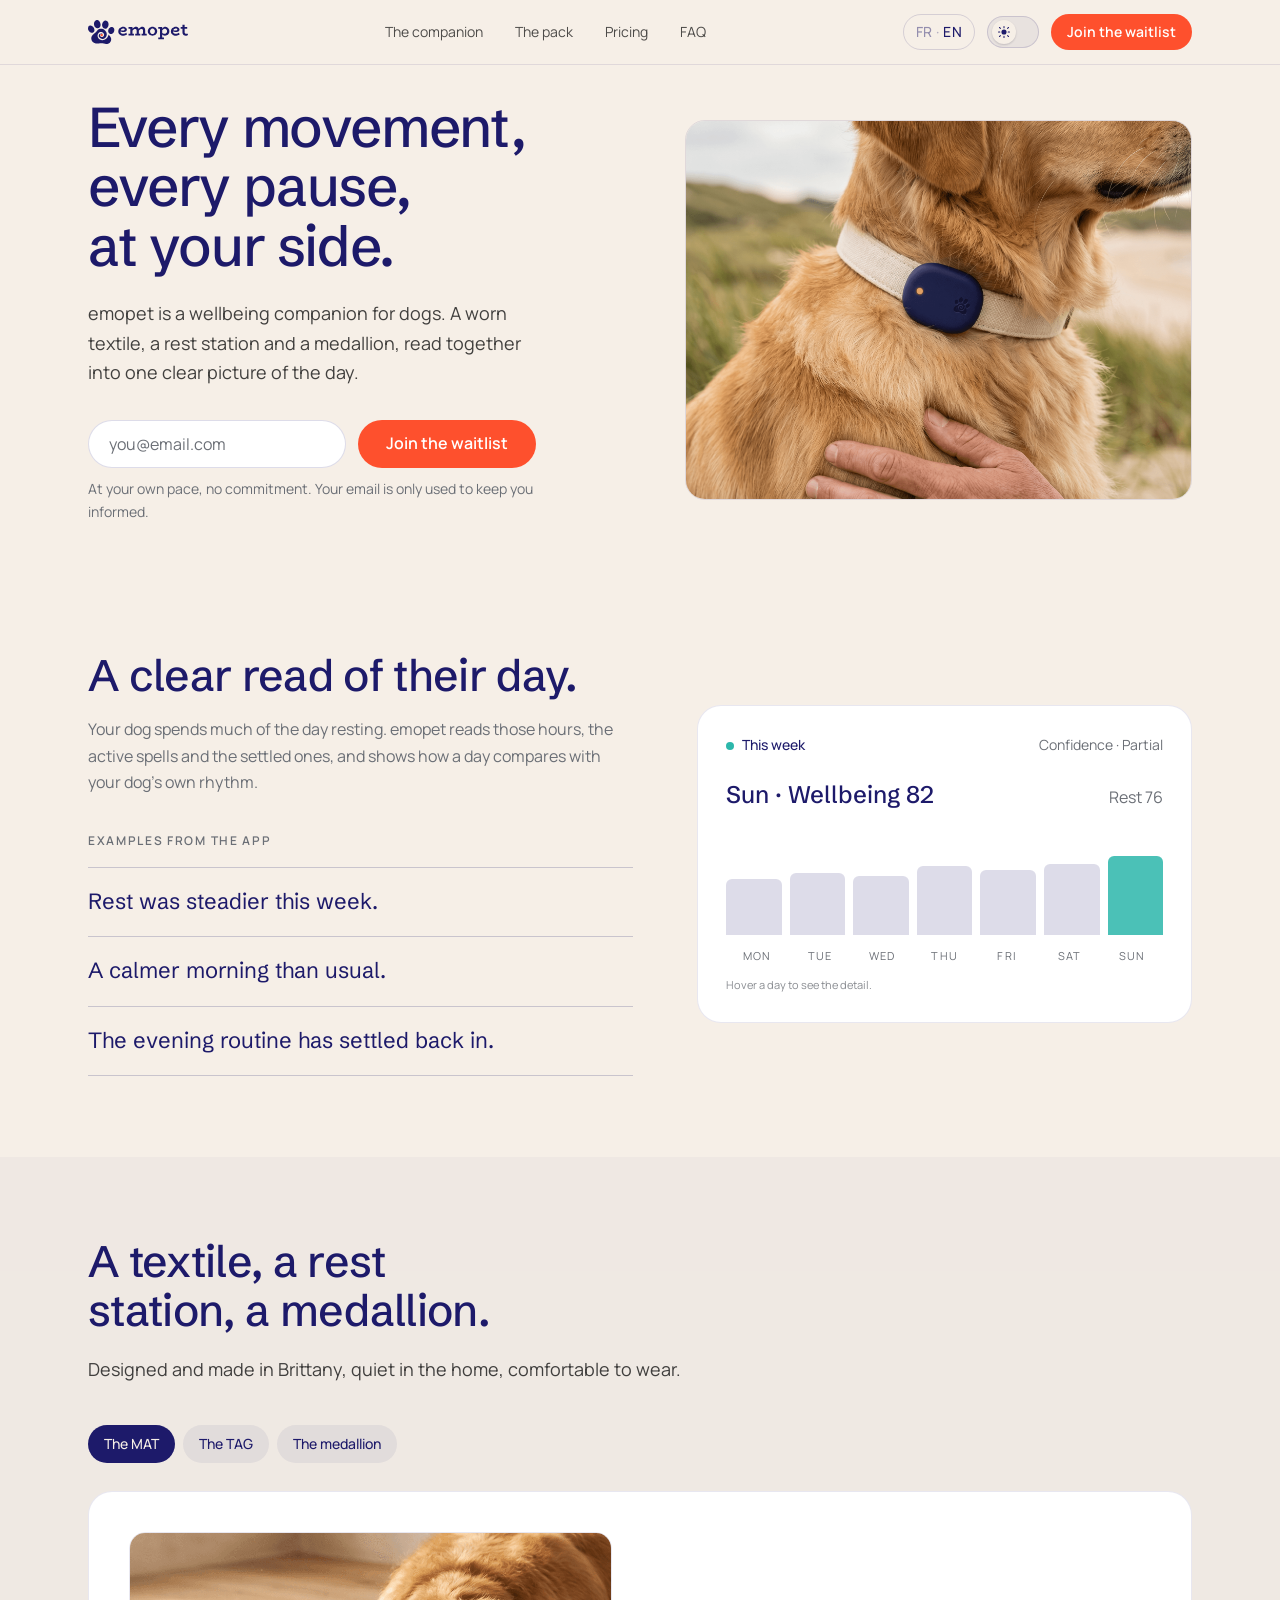
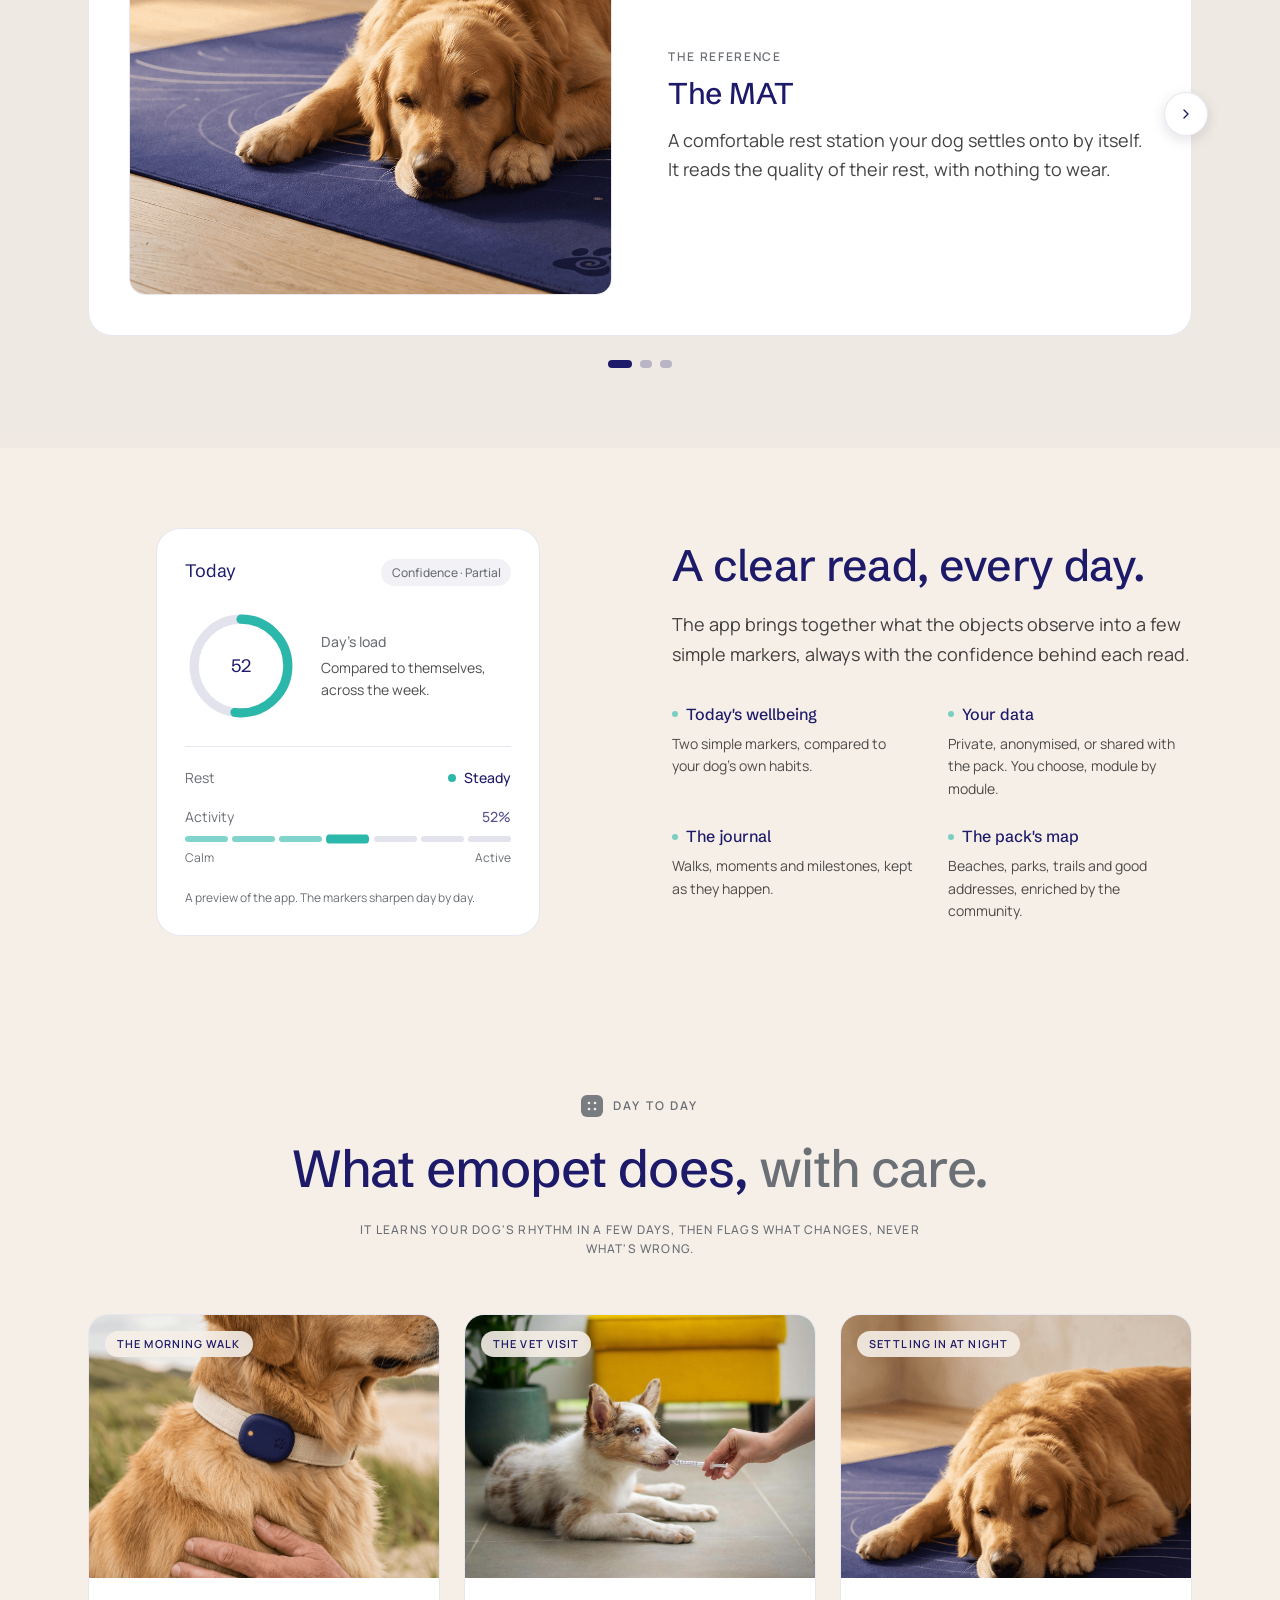
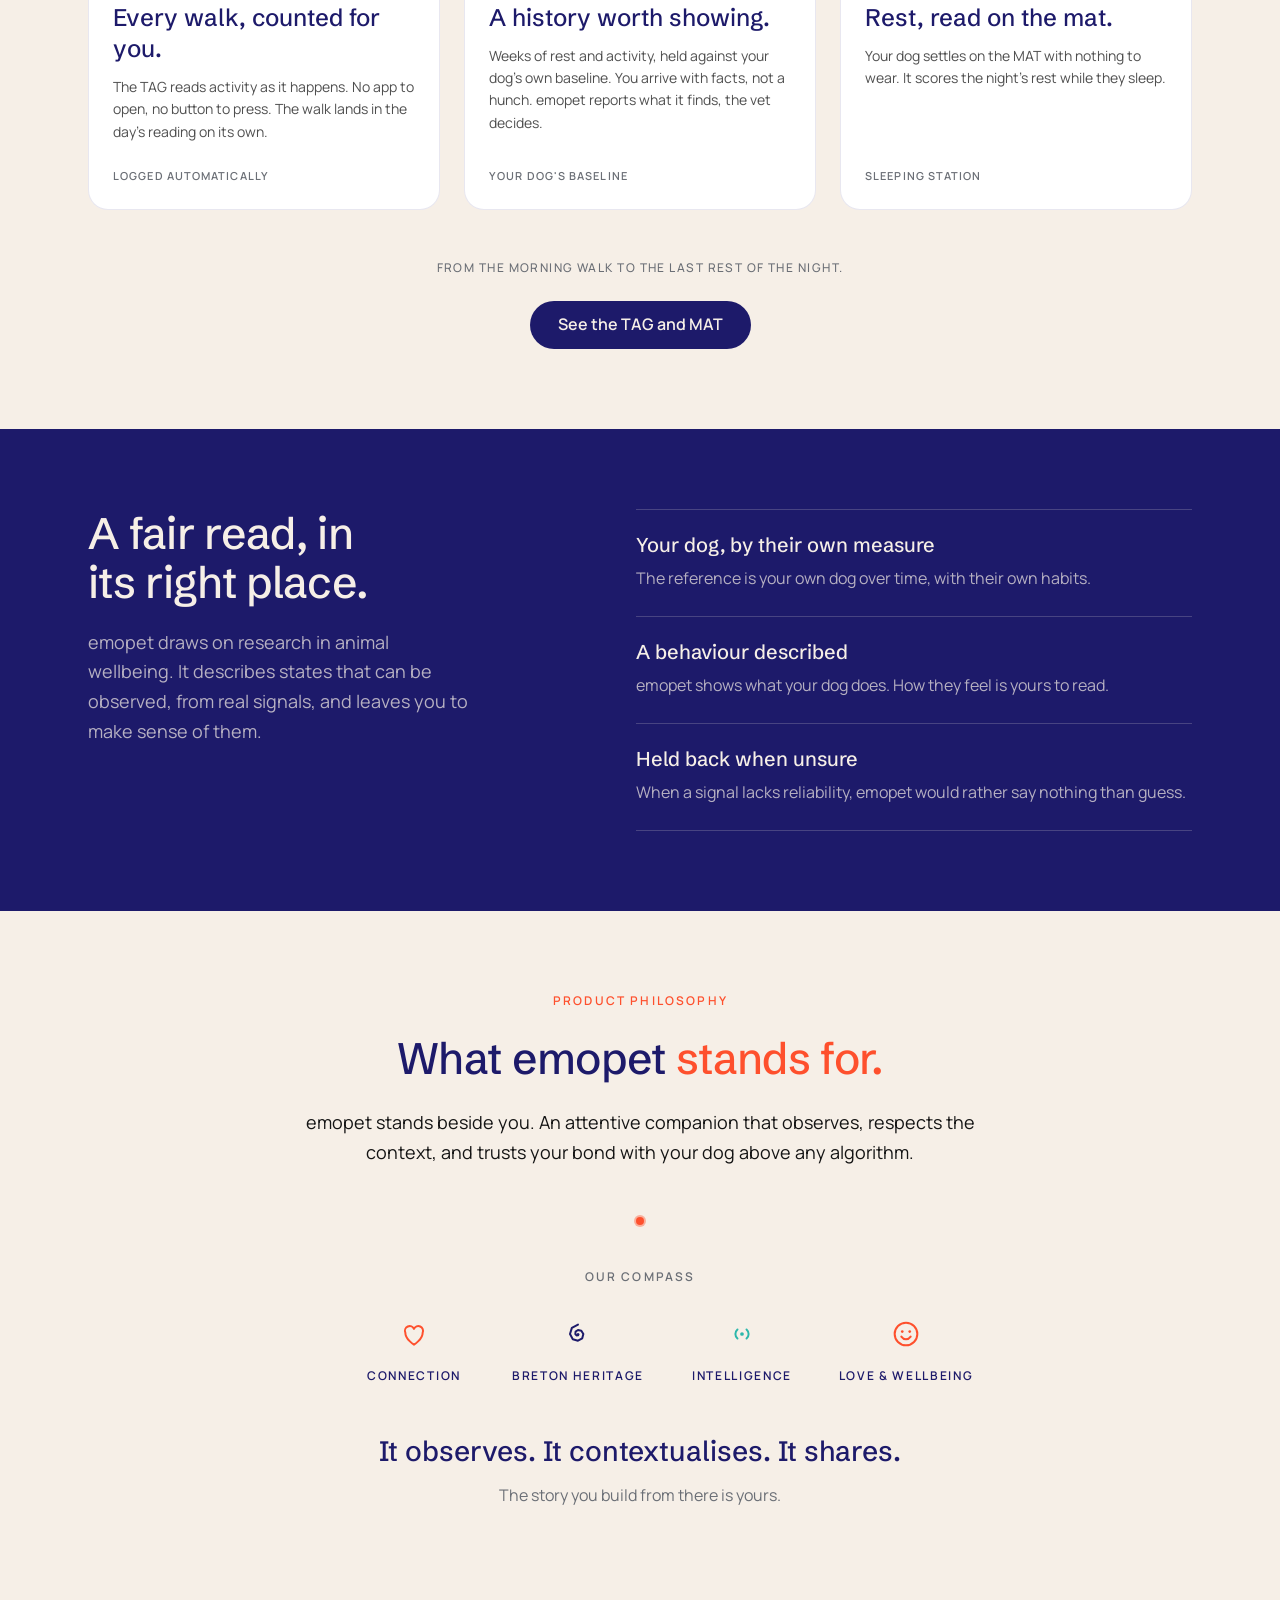
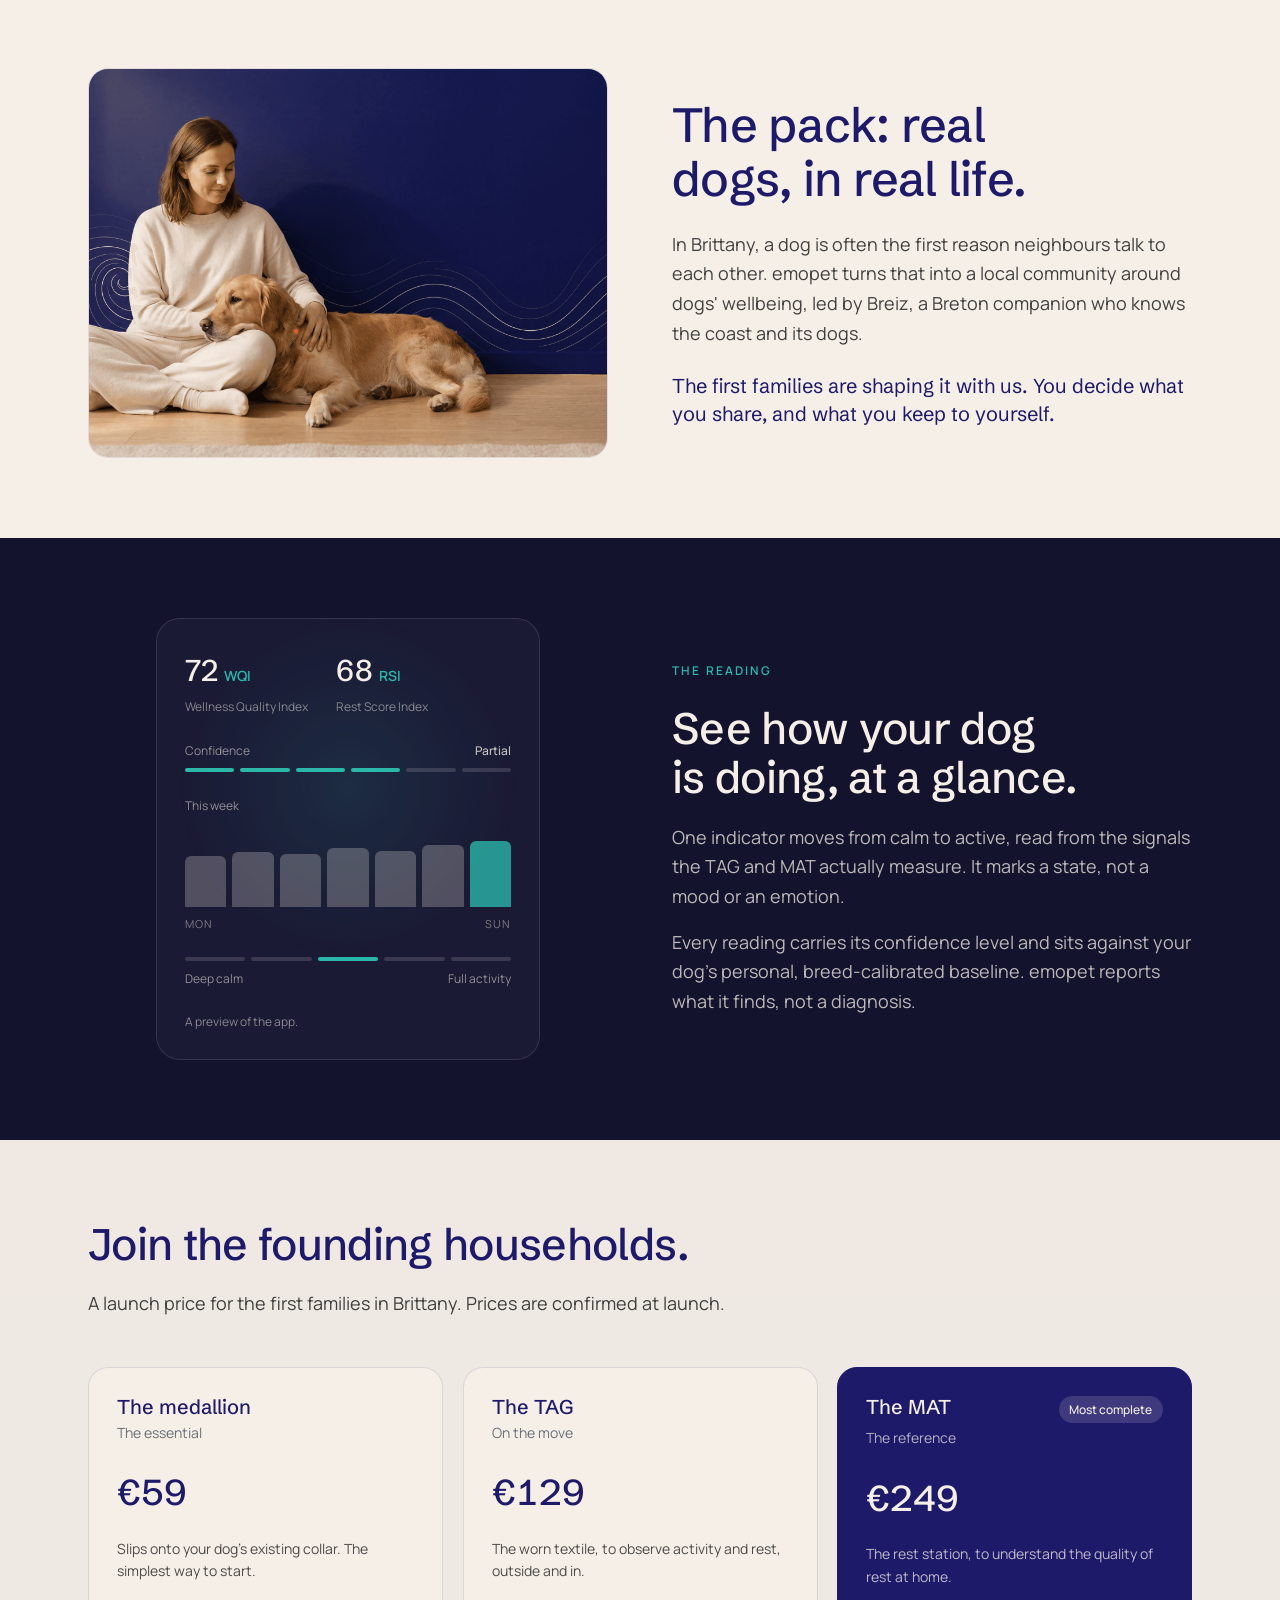
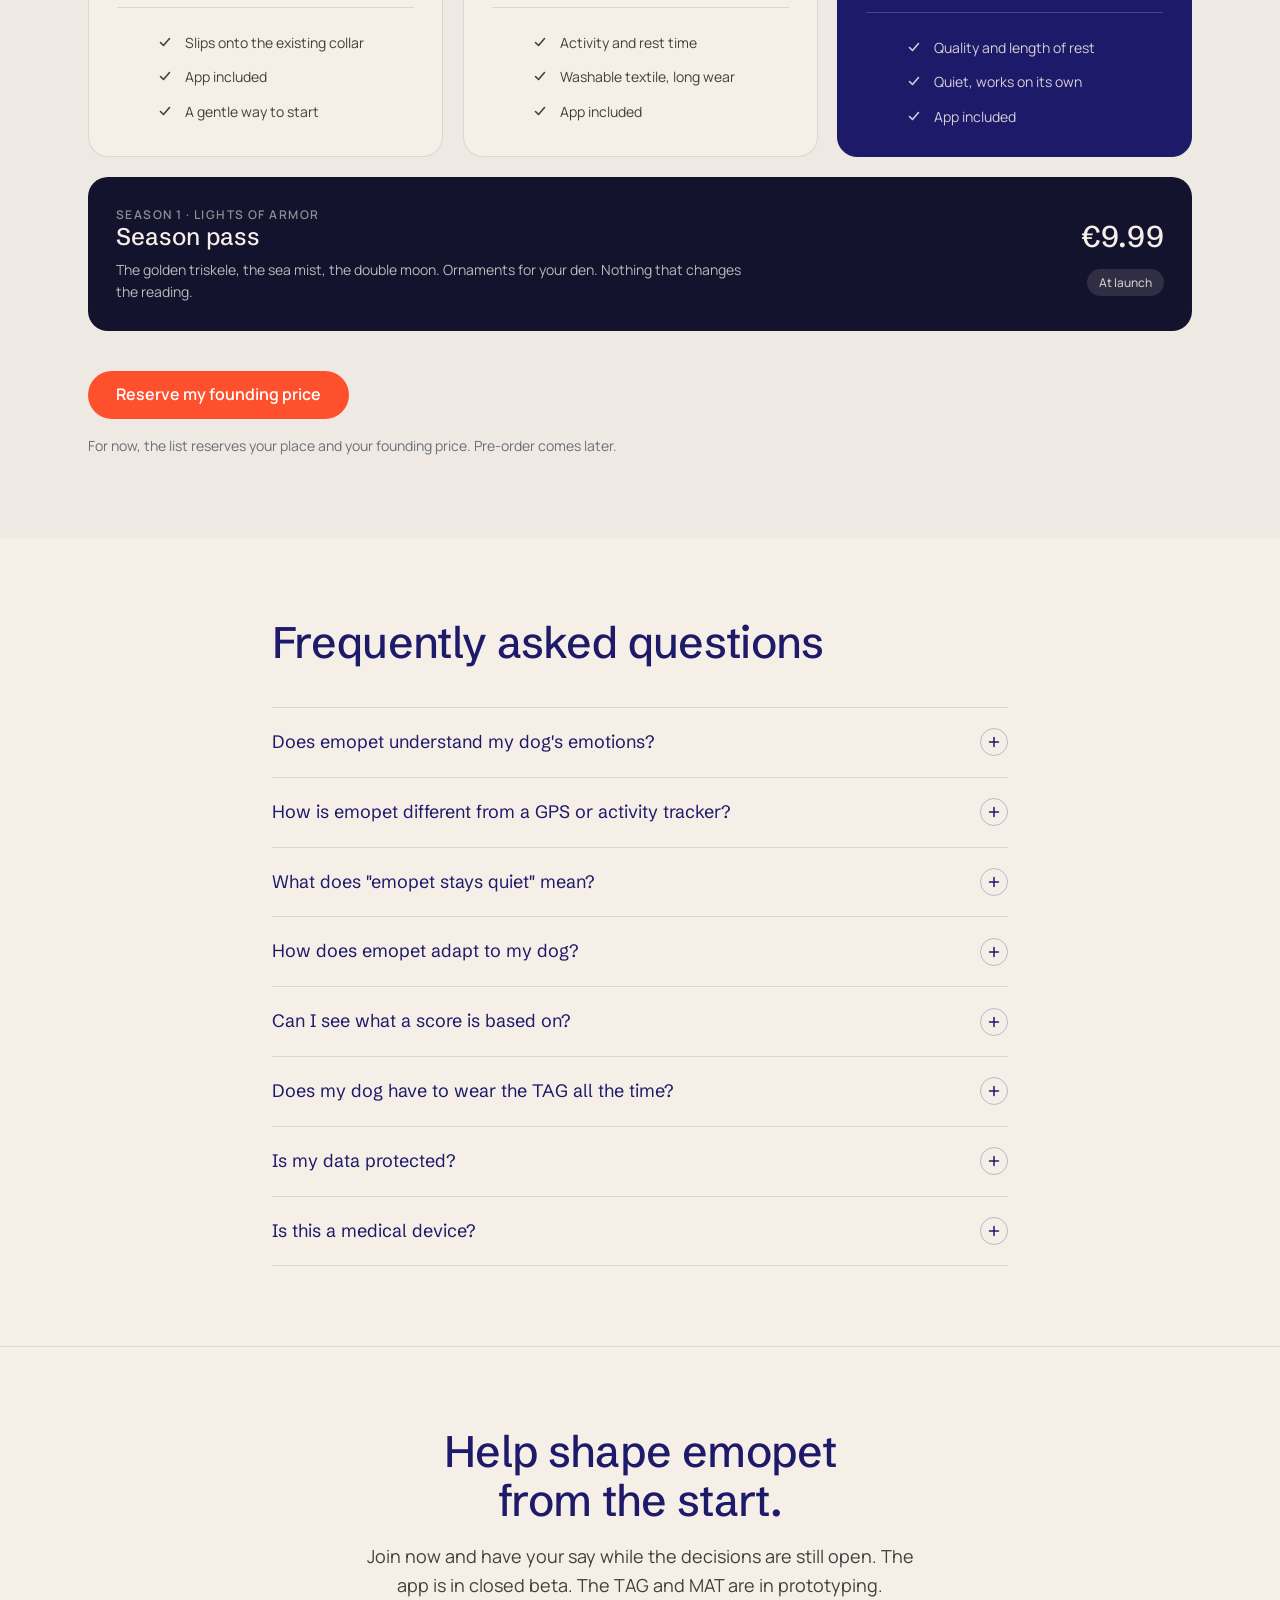
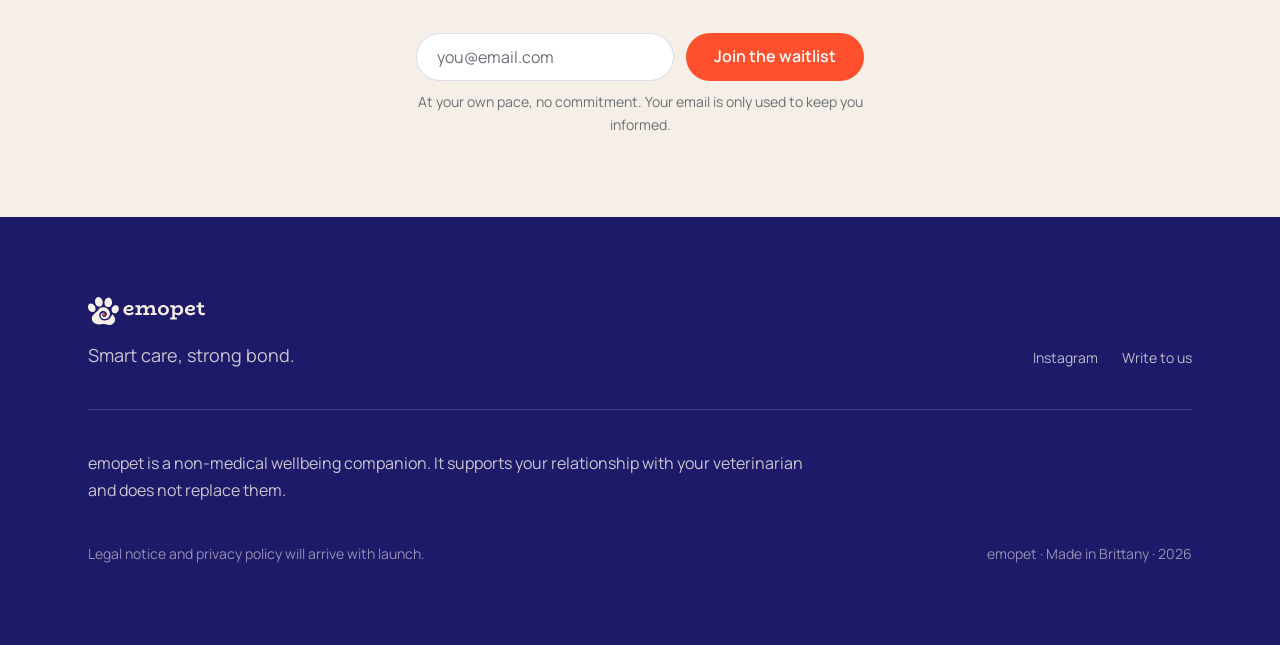
<file: en/index.html>
<!doctype html>
<html lang="en">
<head>
<meta charset="utf-8">
<meta name="viewport" content="width=device-width, initial-scale=1">
<title>emopet · your dog's wellbeing, observed with you</title>
<meta name="description" content="emopet is a wellbeing companion for dogs, imagined in Brittany. A worn textile and a rest station observe your dog's day and help you understand them better. Join the waitlist.">
<link rel="icon" href="../assets/brand/paw.svg" type="image/svg+xml">
<link rel="preconnect" href="https://fonts.googleapis.com">
<link rel="preconnect" href="https://fonts.gstatic.com" crossorigin>
<link href="https://fonts.googleapis.com/css2?family=Manrope:wght@400;500;600;700&family=Schibsted+Grotesk:wght@500;600;700&display=swap" rel="stylesheet">
<link rel="stylesheet" href="../assets/css/styles.css">
<script>try{if(localStorage.getItem("emopet-theme")==="dark")document.documentElement.classList.add("dark")}catch(e){}</script>
</head>
<body>
<a class="skip-link" href="#main">Skip to content</a>

<header class="header">
  <div class="container header__inner">
    <a href="#top" aria-label="emopet">
      <img class="brand-logo brand-logo--light" src="../assets/brand/logo-horizontal.svg" alt="emopet">
      <img class="brand-logo brand-logo--dark" src="../assets/brand/logo-horizontal-reversed.svg" alt="emopet">
    </a>
    <nav class="nav" aria-label="Sections">
      <a href="#companion">The companion</a>
      <a href="#community">The pack</a>
      <a href="#pricing">Pricing</a>
      <a href="#faq">FAQ</a>
    </nav>
    <div class="header__actions">
      <a class="locale" href="../" aria-label="Passer en français">
        <span class="dim">FR</span><span class="sep">·</span><span class="">EN</span>
      </a>
      <button type="button" class="theme" role="switch" aria-label="Switch to dark theme" data-to-dark="Switch to dark theme" data-to-light="Switch to light theme">
        <span class="theme__knob">
          <svg class="icon-sun" width="14" height="14" viewBox="0 0 24 24" fill="none" aria-hidden="true"><circle cx="12" cy="12" r="4.4" fill="currentColor"/><g stroke="currentColor" stroke-width="1.8" stroke-linecap="round"><path d="M12 2.6v2.2M12 19.2v2.2M4.2 4.2l1.6 1.6M18.2 18.2l1.6 1.6M2.6 12h2.2M19.2 12h2.2M4.2 19.8l1.6-1.6M18.2 5.8l1.6-1.6"/></g></svg>
          <svg class="icon-moon" width="13" height="13" viewBox="0 0 24 24" fill="none" aria-hidden="true"><path d="M21 12.8A9 9 0 1 1 11.2 3a7 7 0 0 0 9.8 9.8Z" fill="currentColor"/></svg>
        </span>
      </button>
      <a href="#join" class="btn btn--coral btn--sm" style="display:none" data-cta>Join the waitlist</a>
    </div>
  </div>
</header>

<main id="main">
  <!-- Hero -->
  <section id="top">
    <div class="container hero hero__grid">
      <div>
        <h1 class="rise">Every movement, every pause, at your side.</h1>
        <p class="hero__lead lead rise rise-2">emopet is a wellbeing companion for dogs. A worn textile, a rest station and a medallion, read together into one clear picture of the day.</p>
        <div class="hero__form rise rise-3"><form class="waitlist" novalidate>
      <label class="sr-only" for="email-hero">Email address</label>
      <div class="waitlist__row">
        <input id="email-hero" class="waitlist__input" type="email" inputmode="email" autocomplete="email" placeholder="you@email.com" required>
        <button type="submit" class="btn btn--coral">Join the waitlist</button>
      </div>
      <p class="waitlist__note"
         data-note="At your own pace, no commitment. Your email is only used to keep you informed."
         data-submitting="One moment…"
         data-success="You're on the list. We'll be in touch, gently."
         data-error-email="That address doesn't look right. Please check it."
         data-error-generic="That didn't go through. Please try again in a moment.">At your own pace, no commitment. Your email is only used to keep you informed.</p>
    </form></div>
      </div>
      <div class="rise rise-2"><div class="frame"><img src="../assets/images/hero-tag.png" alt="A golden retriever wearing the emopet TAG on its collar, on the Breton coast."></div></div>
    </div>
  </section>

  <!-- Understand -->
  <section id="understand" class="section">
    <div class="container split split--wide-left">
      <div class="reveal">
        <h2 class="h2 text-indigo">A clear read of their day.</h2>
        <p class="body-text prose">Your dog spends much of the day resting. emopet reads those hours, the active spells and the settled ones, and shows how a day compares with your dog's own rhythm.</p>
        <p class="examples-label">Examples from the app</p>
        <ul class="examples">
          <li><p>Rest was steadier this week.</p></li>
          <li><p>A calmer morning than usual.</p></li>
          <li><p>The evening routine has settled back in.</p></li>
        </ul>
      </div>
      <figure class="card card--hover reveal" data-chart>
        <figcaption class="card__head"><span class="card__title"><span class="dot"></span>This week</span><span class="muted">Confidence · Partial</span></figcaption>
        <div class="chart-live"><b data-chart-live>Sun · Wellbeing 82</b><span class="muted" data-chart-rest>Rest 76</span></div>
        <div class="chart" data-understand-wqi="Wellbeing" data-understand-rest="Rest"><button type="button" class="chart__bar" style="height:58%"
      data-i="0" data-day="Mon" data-wqi="58" data-act="41"
      aria-label="Mon: WQI 58">
      <span class="fill"></span>
      <span class="chart__tip"><b>Mon</b><span>Wellbeing 58 · Activity 41</span></span>
    </button><button type="button" class="chart__bar" style="height:64%"
      data-i="1" data-day="Tue" data-wqi="64" data-act="45"
      aria-label="Tue: WQI 64">
      <span class="fill"></span>
      <span class="chart__tip"><b>Tue</b><span>Wellbeing 64 · Activity 45</span></span>
    </button><button type="button" class="chart__bar" style="height:61%"
      data-i="2" data-day="Wed" data-wqi="61" data-act="43"
      aria-label="Wed: WQI 61">
      <span class="fill"></span>
      <span class="chart__tip"><b>Wed</b><span>Wellbeing 61 · Activity 43</span></span>
    </button><button type="button" class="chart__bar" style="height:72%"
      data-i="3" data-day="Thu" data-wqi="72" data-act="50"
      aria-label="Thu: WQI 72">
      <span class="fill"></span>
      <span class="chart__tip"><b>Thu</b><span>Wellbeing 72 · Activity 50</span></span>
    </button><button type="button" class="chart__bar" style="height:68%"
      data-i="4" data-day="Fri" data-wqi="68" data-act="48"
      aria-label="Fri: WQI 68">
      <span class="fill"></span>
      <span class="chart__tip"><b>Fri</b><span>Wellbeing 68 · Activity 48</span></span>
    </button><button type="button" class="chart__bar" style="height:74%"
      data-i="5" data-day="Sat" data-wqi="74" data-act="52"
      aria-label="Sat: WQI 74">
      <span class="fill"></span>
      <span class="chart__tip"><b>Sat</b><span>Wellbeing 74 · Activity 52</span></span>
    </button><button type="button" class="chart__bar is-today" style="height:82%"
      data-i="6" data-day="Sun" data-wqi="82" data-act="57"
      aria-label="Sun: WQI 82">
      <span class="fill"></span>
      <span class="chart__tip"><b>Sun</b><span>Wellbeing 82 · Activity 57</span></span>
    </button></div>
        <div class="chart__days"><span>Mon</span><span>Tue</span><span>Wed</span><span>Thu</span><span>Fri</span><span>Sat</span><span>Sun</span></div>
        <p class="chart-hint muted">Hover a day to see the detail.</p>
      </figure>
    </div>
  </section>

  <!-- Companion -->
  <section id="companion" class="section tint">
    <div class="container">
      <div style="max-width:42rem">
        <h2 class="h2 text-indigo reveal">A textile, a rest station, a medallion.</h2>
        <p class="lead reveal" style="margin-top:1.25rem;color:color-mix(in srgb,var(--ink) 80%,transparent)">Designed and made in Brittany, quiet in the home, comfortable to wear.</p>
      </div>
      <div class="showcase reveal" data-showcase>
        <div class="showcase__tabs" role="tablist"><button type="button" role="tab" class="showcase__tab" data-tab="0" aria-selected="true">The MAT</button><button type="button" role="tab" class="showcase__tab" data-tab="1" aria-selected="false">The TAG</button><button type="button" role="tab" class="showcase__tab" data-tab="2" aria-selected="false">The medallion</button></div>
        <div class="showcase__viewport">
          <div class="showcase__track" tabindex="0" data-track><div class="showcase__slide"><div class="product">
      <div class="product__img"><img src="../assets/images/mat-clean.png" alt="The emopet mat, with a dog resting on it in the sun." loading="lazy"></div>
      <div><span class="product__kind">The reference</span><h3>The MAT</h3><p>A comfortable rest station your dog settles onto by itself. It reads the quality of their rest, with nothing to wear.</p></div>
    </div></div><div class="showcase__slide"><div class="product">
      <div class="product__img"><img src="../assets/images/tag.jpg" alt="The emopet TAG, a textile worn by a golden retriever." loading="lazy"></div>
      <div><span class="product__kind">On the move</span><h3>The TAG</h3><p>A light, comfortable worn textile for everyday. It observes activity and rest, outside and in.</p></div>
    </div></div><div class="showcase__slide"><div class="product">
      <div class="product__img"><img src="../assets/images/medallion.jpg" alt="The medallion" loading="lazy"></div>
      <div><span class="product__kind">The essential</span><h3>The medallion</h3><p>It slips onto the collar your dog already wears. The lightest way in.</p></div>
    </div></div></div>
          <button class="showcase__arrow showcase__arrow--prev" data-prev aria-label="Previous"><svg width="16" height="16" viewBox="0 0 24 24" fill="none"><path d="M15 6l-6 6 6 6" stroke="currentColor" stroke-width="2" stroke-linecap="round" stroke-linejoin="round"/></svg></button>
          <button class="showcase__arrow showcase__arrow--next" data-next aria-label="Next"><svg width="16" height="16" viewBox="0 0 24 24" fill="none"><path d="M9 6l6 6-6 6" stroke="currentColor" stroke-width="2" stroke-linecap="round" stroke-linejoin="round"/></svg></button>
        </div>
        <div class="showcase__dots"><button type="button" class="showcase__dot" data-dot="0" aria-current="true" aria-label="The MAT"></button><button type="button" class="showcase__dot" data-dot="1" aria-current="false" aria-label="The TAG"></button><button type="button" class="showcase__dot" data-dot="2" aria-current="false" aria-label="The medallion"></button></div>
      </div>
    </div>
  </section>

  <!-- App -->
  <section id="app" class="section">
    <div class="container split">
      <div class="reveal" data-indicator>
        <figure class="indicator card card--hover">
          <figcaption class="indicator__head"><span class="t">Today</span><span class="chip">Confidence · Partial</span></figcaption>
          <div class="gauge">
            <div class="gauge__ring"><svg viewBox="0 0 110 110"><circle class="gauge__track" cx="55" cy="55" r="46" fill="none" stroke-width="9"/><circle class="gauge__arc" cx="55" cy="55" r="46" fill="none" stroke-width="9" stroke-linecap="round" data-arc/></svg><span class="gauge__num" data-gauge-num>52</span></div>
            <div><p class="gauge__label">Day's load</p><p class="gauge__desc">Compared to themselves, across the week.</p></div>
          </div>
          <div class="indicator__foot">
            <div class="row"><span class="k">Rest</span><span class="v"><span style="width:8px;height:8px;border-radius:50%;background:var(--teal);display:inline-block"></span>Steady</span></div>
            <div>
              <div class="row"><span class="k">Activity</span><span class="v" data-ind-pct style="color:color-mix(in srgb,var(--indigo) 75%,transparent)">52%</span></div>
              <div class="seg" data-ind-bars><button type="button" class="ind-bar on" data-i="0" data-level="12" aria-label="Activity 12%"></button><button type="button" class="ind-bar on" data-i="1" data-level="24" aria-label="Activity 24%"></button><button type="button" class="ind-bar on" data-i="2" data-level="38" aria-label="Activity 38%"></button><button type="button" class="ind-bar cur" data-i="3" data-level="52" aria-label="Activity 52%"></button><button type="button" class="ind-bar" data-i="4" data-level="66" aria-label="Activity 66%"></button><button type="button" class="ind-bar" data-i="5" data-level="80" aria-label="Activity 80%"></button><button type="button" class="ind-bar" data-i="6" data-level="94" aria-label="Activity 94%"></button></div>
              <div class="seg-legend"><span>Calm</span><span>Active</span></div>
            </div>
          </div>
          <p class="indicator__note">A preview of the app. The markers sharpen day by day.</p>
        </figure>
      </div>
      <div class="reveal">
        <h2 class="h2 text-indigo">A clear read, every day.</h2>
        <p class="lead" style="margin-top:1.25rem;color:color-mix(in srgb,var(--ink) 80%,transparent)">The app brings together what the objects observe into a few simple markers, always with the confidence behind each read.</p>
        <dl class="modules"><div class="module"><dt><span class="d"></span>Today's wellbeing</dt><dd>Two simple markers, compared to your dog's own habits.</dd></div><div class="module"><dt><span class="d"></span>Your data</dt><dd>Private, anonymised, or shared with the pack. You choose, module by module.</dd></div><div class="module"><dt><span class="d"></span>The journal</dt><dd>Walks, moments and milestones, kept as they happen.</dd></div><div class="module"><dt><span class="d"></span>The pack's map</dt><dd>Beaches, parks, trails and good addresses, enriched by the community.</dd></div></dl>
      </div>
    </div>
  </section>

  <!-- Moments -->
  <section id="moments" class="section">
    <div class="container">
      <div class="center reveal">
        <p class="moments__eyebrow"><span aria-hidden="true"><svg width="22" height="22" viewBox="0 0 22 22"><rect width="22" height="22" rx="6" fill="currentColor" opacity="0.9"/><g fill="var(--sand)"><circle cx="8" cy="8" r="1.3"/><circle cx="8" cy="14" r="1.3"/><circle cx="14" cy="8" r="1.3"/><circle cx="14" cy="14" r="1.3"/></g></svg></span>Day to day</p>
        <h2 class="moments__title"><span class="text-indigo">What emopet does,</span> <span class="accent">with care.</span></h2>
        <p class="moments__sub">It learns your dog's rhythm in a few days, then flags what changes, never what's wrong.</p>
      </div>
      <div class="moments__grid"><article class="moment lift"><div class="moment__img">
      <img src="../assets/images/hero-tag.png" alt="A dog wearing the emopet TAG on its collar during a coastal walk." loading="lazy">
      <span class="moment__tag">The morning walk</span></div>
      <div class="moment__body"><h3>Every walk, counted for you.</h3><p>The TAG reads activity as it happens. No app to open, no button to press. The walk lands in the day's reading on its own.</p><div class="moment__meta">Logged automatically</div></div>
    </article><article class="moment lift"><div class="moment__img">
      <img src="../assets/images/vet-visit.jpg" alt="A dog calmly taking oral care from a syringe at home." loading="lazy">
      <span class="moment__tag">The vet visit</span></div>
      <div class="moment__body"><h3>A history worth showing.</h3><p>Weeks of rest and activity, held against your dog's own baseline. You arrive with facts, not a hunch. emopet reports what it finds, the vet decides.</p><div class="moment__meta">Your dog's baseline</div></div>
    </article><article class="moment lift"><div class="moment__img">
      <img src="../assets/images/hero-dog.png" alt="A golden retriever resting on the emopet MAT indoors." loading="lazy">
      <span class="moment__tag">Settling in at night</span></div>
      <div class="moment__body"><h3>Rest, read on the mat.</h3><p>Your dog settles on the MAT with nothing to wear. It scores the night's rest while they sleep.</p><div class="moment__meta">Sleeping station</div></div>
    </article></div>
      <div class="moments__foot reveal">
        <p>From the morning walk to the last rest of the night.</p>
        <a href="#companion" class="btn btn--indigo">See the TAG and MAT</a>
      </div>
    </div>
  </section>

  <!-- Honest -->
  <section class="section on-indigo">
    <div class="container honest__grid">
      <div class="reveal"><h2 class="h2">A fair read, in its right place.</h2><p class="honest__intro">emopet draws on research in animal wellbeing. It describes states that can be observed, from real signals, and leaves you to make sense of them.</p></div>
      <ul class="honest__list reveal"><li><h3>Your dog, by their own measure</h3><p>The reference is your own dog over time, with their own habits.</p></li><li><h3>A behaviour described</h3><p>emopet shows what your dog does. How they feel is yours to read.</p></li><li><h3>Held back when unsure</h3><p>When a signal lacks reliability, emopet would rather say nothing than guess.</p></li></ul>
    </div>
  </section>

  <!-- Philosophy -->
  <section id="philosophy" class="section">
    <div class="container center">
      <p class="eyebrow text-coral reveal">PRODUCT PHILOSOPHY</p>
      <h2 class="h2 reveal" style="margin-top:1.5rem"><span class="text-indigo">What emopet </span><span class="text-coral">stands for.</span></h2>
      <p class="lead reveal" style="margin-top:1.5rem;max-width:42rem">emopet stands beside you. An attentive companion that observes, respects the context, and trusts your bond with your dog above any algorithm.</p>
      <span class="ping-wrap"><span class="p1 ping"></span><span class="p2"></span></span>
      <p class="eyebrow muted" style="margin-top:2.5rem">Our compass</p>
      <ul class="compass"><li><span class="text-coral"><svg viewBox="0 0 24 24" fill="none" stroke="currentColor" stroke-width="1.5" stroke-linecap="round" stroke-linejoin="round" width="32" height="32" aria-hidden="true"><path d="M12 20s-6.5-4-6.5-9A3.5 3.5 0 0 1 12 8.2 3.5 3.5 0 0 1 18.5 11c0 5-6.5 9-6.5 9Z"/></svg></span><span class="compass__label">Connection</span></li><li><span class="text-indigo"><svg viewBox="0 0 24 24" fill="none" stroke="currentColor" stroke-width="1.5" stroke-linecap="round" stroke-linejoin="round" width="32" height="32" aria-hidden="true"><path d="M12 12 L12.4 12.4 L12 13 L10.9 13.1 L10 12 L10.2 10.2 L12 9 L14.5 9.5 L16 12 L15.2 15.2 L12 17 L8.1 15.9 L6 12 L7.4 7.4 L12 5"/></svg></span><span class="compass__label">Breton heritage</span></li><li><span class="text-teal"><svg viewBox="0 0 24 24" fill="none" stroke="currentColor" stroke-width="1.5" stroke-linecap="round" stroke-linejoin="round" width="32" height="32" aria-hidden="true"><circle cx="12" cy="12" r="1.4" fill="currentColor" stroke="none"/><path d="M8.6 15.4a4.5 4.5 0 0 1 0-6.8"/><path d="M15.4 8.6a4.5 4.5 0 0 1 0 6.8"/></svg></span><span class="compass__label">Intelligence</span></li><li><span class="text-coral"><svg viewBox="0 0 24 24" fill="none" stroke="currentColor" stroke-width="1.5" stroke-linecap="round" stroke-linejoin="round" width="32" height="32" aria-hidden="true"><circle cx="12" cy="12" r="8.5"/><circle cx="9.2" cy="10.2" r="1" fill="currentColor" stroke="none"/><circle cx="14.8" cy="10.2" r="1" fill="currentColor" stroke="none"/><path d="M8.5 14c1 1.4 2.2 2 3.5 2s2.5-.6 3.5-2"/></svg></span><span class="compass__label">Love &amp; wellbeing</span></li></ul>
      <div class="philosophy__closing"><p class="big">It observes. It contextualises. It shares.</p><p class="body-text" style="margin-top:0.75rem">The story you build from there is yours.</p></div>
    </div>
  </section>

  <!-- Community -->
  <section id="community" class="section">
    <div class="container split">
      <div class="reveal" style="order:2">
        <h2 class="h2 text-indigo" style="font-size:clamp(1.9rem,4vw,3rem)">The pack: real dogs, in real life.</h2>
        <p class="lead" style="margin-top:1.5rem;color:color-mix(in srgb,var(--ink) 80%,transparent)">In Brittany, a dog is often the first reason neighbours talk to each other. emopet turns that into a local community around dogs' wellbeing, led by Breiz, a Breton companion who knows the coast and its dogs.</p>
        <p style="margin-top:1.5rem;font-family:var(--font-display);font-size:1.25rem;line-height:1.4" class="text-indigo">The first families are shaping it with us. You decide what you share, and what you keep to yourself.</p>
      </div>
      <div class="reveal" style="order:1"><div class="frame"><img src="../assets/images/lifestyle.png" alt="A person sitting with their dog in a warm interior, in daylight." loading="lazy"></div></div>
    </div>
  </section>

  <!-- Reading -->
  <section id="reading" class="section on-night">
    <div class="container split">
      <div class="reveal" style="order:2">
        <p class="eyebrow text-teal">THE READING</p>
        <h2 class="h2" style="margin-top:1.5rem">See how your dog is doing, at a glance.</h2>
        <p class="reading__body">One indicator moves from calm to active, read from the signals the TAG and MAT actually measure. It marks a state, not a mood or an emotion.</p>
        <p class="reading__body">Every reading carries its confidence level and sits against your dog's personal, breed-calibrated baseline. emopet reports what it finds, not a diagnosis.</p>
      </div>
      <div class="reveal" style="order:1">
        <div class="reading-card" data-glow>
          <div class="reading-card__glow" aria-hidden="true"></div>
          <div class="reading-card__in">
            <div class="reading__stats">
              <div class="stat"><div class="top"><span class="val">72</span><span class="lab">WQI</span></div><p class="name">Wellness Quality Index</p></div>
              <div class="stat"><div class="top"><span class="val">68</span><span class="lab">RSI</span></div><p class="name">Rest Score Index</p></div>
            </div>
            <div class="track"><div class="track__head"><span class="k">Confidence</span><span class="v">Partial</span></div><div class="track__seg"><span class="on"></span><span class="on"></span><span class="on"></span><span class="on"></span><span class=""></span><span class=""></span></div></div>
            <div class="trend"><p class="trend__label">This week</p><div class="trend__bars"><button type="button" class="trend__bar" style="height:64%"
      data-day="Mon" data-wqi="64" data-rsi="58" aria-label="Mon: WQI 64">
      <span class="fill"></span>
      <span class="trend__tip"><b>Mon</b><span>WQI 64 · RSI 58</span></span>
    </button><button type="button" class="trend__bar" style="height:69%"
      data-day="Tue" data-wqi="69" data-rsi="63" aria-label="Tue: WQI 69">
      <span class="fill"></span>
      <span class="trend__tip"><b>Tue</b><span>WQI 69 · RSI 63</span></span>
    </button><button type="button" class="trend__bar" style="height:66%"
      data-day="Wed" data-wqi="66" data-rsi="60" aria-label="Wed: WQI 66">
      <span class="fill"></span>
      <span class="trend__tip"><b>Wed</b><span>WQI 66 · RSI 60</span></span>
    </button><button type="button" class="trend__bar" style="height:74%"
      data-day="Thu" data-wqi="74" data-rsi="68" aria-label="Thu: WQI 74">
      <span class="fill"></span>
      <span class="trend__tip"><b>Thu</b><span>WQI 74 · RSI 68</span></span>
    </button><button type="button" class="trend__bar" style="height:70%"
      data-day="Fri" data-wqi="70" data-rsi="64" aria-label="Fri: WQI 70">
      <span class="fill"></span>
      <span class="trend__tip"><b>Fri</b><span>WQI 70 · RSI 64</span></span>
    </button><button type="button" class="trend__bar" style="height:78%"
      data-day="Sat" data-wqi="78" data-rsi="72" aria-label="Sat: WQI 78">
      <span class="fill"></span>
      <span class="trend__tip"><b>Sat</b><span>WQI 78 · RSI 72</span></span>
    </button><button type="button" class="trend__bar is-today" style="height:82%"
      data-day="Sun" data-wqi="82" data-rsi="76" aria-label="Sun: WQI 82">
      <span class="fill"></span>
      <span class="trend__tip"><b>Sun</b><span>WQI 82 · RSI 76</span></span>
    </button></div><div class="trend__days"><span>Mon</span><span>Sun</span></div></div>
            <div class="track" style="margin-top:1.5rem"><div class="track__seg"><span class=""></span><span class=""></span><span class="on"></span><span class=""></span><span class=""></span></div><div class="scale-legend"><span>Deep calm</span><span>Full activity</span></div></div>
            <p class="reading-card__note">A preview of the app.</p>
          </div>
        </div>
      </div>
    </div>
  </section>

  <!-- Pricing -->
  <section id="pricing" class="section tint">
    <div class="container">
      <div style="max-width:42rem">
        <h2 class="h2 text-indigo reveal">Join the founding households.</h2>
        <p class="lead reveal" style="margin-top:1.25rem;color:color-mix(in srgb,var(--ink) 80%,transparent)">A launch price for the first families in Brittany. Prices are confirmed at launch.</p>
      </div>
      <div class="pricing__grid reveal"><article class="tier lift">
      <div class="tier__top"><h3>The medallion</h3></div>
      <p class="tier__kind">The essential</p>
      <p class="tier__price">€59</p>
      <p class="tier__desc">Slips onto your dog's existing collar. The simplest way to start.</p>
      <ul class="tier__features"><li><svg width="16" height="16" viewBox="0 0 16 16" fill="none" aria-hidden="true"><path d="M3.5 8.5l3 3 6-7" stroke="currentColor" stroke-width="1.6" stroke-linecap="round" stroke-linejoin="round"/></svg>Slips onto the existing collar</li><li><svg width="16" height="16" viewBox="0 0 16 16" fill="none" aria-hidden="true"><path d="M3.5 8.5l3 3 6-7" stroke="currentColor" stroke-width="1.6" stroke-linecap="round" stroke-linejoin="round"/></svg>App included</li><li><svg width="16" height="16" viewBox="0 0 16 16" fill="none" aria-hidden="true"><path d="M3.5 8.5l3 3 6-7" stroke="currentColor" stroke-width="1.6" stroke-linecap="round" stroke-linejoin="round"/></svg>A gentle way to start</li></ul>
    </article><article class="tier lift">
      <div class="tier__top"><h3>The TAG</h3></div>
      <p class="tier__kind">On the move</p>
      <p class="tier__price">€129</p>
      <p class="tier__desc">The worn textile, to observe activity and rest, outside and in.</p>
      <ul class="tier__features"><li><svg width="16" height="16" viewBox="0 0 16 16" fill="none" aria-hidden="true"><path d="M3.5 8.5l3 3 6-7" stroke="currentColor" stroke-width="1.6" stroke-linecap="round" stroke-linejoin="round"/></svg>Activity and rest time</li><li><svg width="16" height="16" viewBox="0 0 16 16" fill="none" aria-hidden="true"><path d="M3.5 8.5l3 3 6-7" stroke="currentColor" stroke-width="1.6" stroke-linecap="round" stroke-linejoin="round"/></svg>Washable textile, long wear</li><li><svg width="16" height="16" viewBox="0 0 16 16" fill="none" aria-hidden="true"><path d="M3.5 8.5l3 3 6-7" stroke="currentColor" stroke-width="1.6" stroke-linecap="round" stroke-linejoin="round"/></svg>App included</li></ul>
    </article><article class="tier tier--featured lift">
      <div class="tier__top"><h3>The MAT</h3><span class="tier__badge">Most complete</span></div>
      <p class="tier__kind">The reference</p>
      <p class="tier__price">€249</p>
      <p class="tier__desc">The rest station, to understand the quality of rest at home.</p>
      <ul class="tier__features"><li><svg width="16" height="16" viewBox="0 0 16 16" fill="none" aria-hidden="true"><path d="M3.5 8.5l3 3 6-7" stroke="currentColor" stroke-width="1.6" stroke-linecap="round" stroke-linejoin="round"/></svg>Quality and length of rest</li><li><svg width="16" height="16" viewBox="0 0 16 16" fill="none" aria-hidden="true"><path d="M3.5 8.5l3 3 6-7" stroke="currentColor" stroke-width="1.6" stroke-linecap="round" stroke-linejoin="round"/></svg>Quiet, works on its own</li><li><svg width="16" height="16" viewBox="0 0 16 16" fill="none" aria-hidden="true"><path d="M3.5 8.5l3 3 6-7" stroke="currentColor" stroke-width="1.6" stroke-linecap="round" stroke-linejoin="round"/></svg>App included</li></ul>
    </article></div>
      <div class="pass reveal">
        <div><p class="pass__eyebrow">Season 1 · Lights of Armor</p><h3>Season pass</h3><p class="pass__desc">The golden triskele, the sea mist, the double moon. Ornaments for your den. Nothing that changes the reading.</p></div>
        <div class="pass__right"><p class="pass__price">€9.99</p><span class="pass__at">At launch</span></div>
      </div>
      <div class="pricing__cta reveal"><a href="#join" class="btn btn--coral">Reserve my founding price</a><p class="pricing__foot">For now, the list reserves your place and your founding price. Pre-order comes later.</p></div>
    </div>
  </section>

  <!-- FAQ -->
  <section id="faq" class="section">
    <div class="container" style="max-width:52rem">
      <h2 class="h2 text-indigo reveal">Frequently asked questions</h2>
      <div class="faq__list reveal"><details class="faq__item"><summary>Does emopet understand my dog's emotions?<span class="faq__plus" aria-hidden="true"><svg width="12" height="12" viewBox="0 0 12 12" fill="none"><path d="M6 1.5v9M1.5 6h9" stroke="currentColor" stroke-width="1.5" stroke-linecap="round"/></svg></span></summary><p>emopet observes your dog's behaviour, their activity and their rest. How they feel is yours to read.</p></details><details class="faq__item"><summary>How is emopet different from a GPS or activity tracker?<span class="faq__plus" aria-hidden="true"><svg width="12" height="12" viewBox="0 0 12 12" fill="none"><path d="M6 1.5v9M1.5 6h9" stroke="currentColor" stroke-width="1.5" stroke-linecap="round"/></svg></span></summary><p>A tracker tells you where your dog is or how many steps they took. emopet reads how your dog is doing, their activity and their rest, against their own baseline. It isn't a locator, and it isn't a medical device.</p></details><details class="faq__item"><summary>What does &quot;emopet stays quiet&quot; mean?<span class="faq__plus" aria-hidden="true"><svg width="12" height="12" viewBox="0 0 12 12" fill="none"><path d="M6 1.5v9M1.5 6h9" stroke="currentColor" stroke-width="1.5" stroke-linecap="round"/></svg></span></summary><p>When a signal lacks reliability, emopet shows nothing rather than a guess. You always know how much to trust each read.</p></details><details class="faq__item"><summary>How does emopet adapt to my dog?<span class="faq__plus" aria-hidden="true"><svg width="12" height="12" viewBox="0 0 12 12" fill="none"><path d="M6 1.5v9M1.5 6h9" stroke="currentColor" stroke-width="1.5" stroke-linecap="round"/></svg></span></summary><p>Each dog is read against their own baseline, built from breed, age, size and temperament. That baseline sharpens as the days go by.</p></details><details class="faq__item"><summary>Can I see what a score is based on?<span class="faq__plus" aria-hidden="true"><svg width="12" height="12" viewBox="0 0 12 12" fill="none"><path d="M6 1.5v9M1.5 6h9" stroke="currentColor" stroke-width="1.5" stroke-linecap="round"/></svg></span></summary><p>Yes. Each WQI and RSI links back to the raw signals behind it, with its confidence level. Nothing is a black box, and nothing is a diagnosis.</p></details><details class="faq__item"><summary>Does my dog have to wear the TAG all the time?<span class="faq__plus" aria-hidden="true"><svg width="12" height="12" viewBox="0 0 12 12" fill="none"><path d="M6 1.5v9M1.5 6h9" stroke="currentColor" stroke-width="1.5" stroke-linecap="round"/></svg></span></summary><p>At home, the MAT is enough: your dog rests on it with nothing to wear. The TAG extends observation outside, whenever you like.</p></details><details class="faq__item"><summary>Is my data protected?<span class="faq__plus" aria-hidden="true"><svg width="12" height="12" viewBox="0 0 12 12" fill="none"><path d="M6 1.5v9M1.5 6h9" stroke="currentColor" stroke-width="1.5" stroke-linecap="round"/></svg></span></summary><p>Your data belongs to you. Private, anonymised, or shared with the pack, you choose module by module, you can change your mind at any time, and it is never sold.</p></details><details class="faq__item"><summary>Is this a medical device?<span class="faq__plus" aria-hidden="true"><svg width="12" height="12" viewBox="0 0 12 12" fill="none"><path d="M6 1.5v9M1.5 6h9" stroke="currentColor" stroke-width="1.5" stroke-linecap="round"/></svg></span></summary><p>emopet is a wellbeing companion. For anything to do with health, your veterinarian is your point of contact, and emopet supports that.</p></details></div>
    </div>
  </section>

  <!-- Join -->
  <section id="join" class="section join">
    <div class="container join__in reveal">
      <h2 class="h2 text-indigo">Help shape emopet from the start.</h2>
      <p class="lead">Join now and have your say while the decisions are still open. The app is in closed beta. The TAG and MAT are in prototyping.</p>
      <div style="margin-top:2rem;width:100%;display:flex;justify-content:center"><form class="waitlist waitlist--center" novalidate>
      <label class="sr-only" for="email-join">Email address</label>
      <div class="waitlist__row">
        <input id="email-join" class="waitlist__input" type="email" inputmode="email" autocomplete="email" placeholder="you@email.com" required>
        <button type="submit" class="btn btn--coral">Join the waitlist</button>
      </div>
      <p class="waitlist__note"
         data-note="At your own pace, no commitment. Your email is only used to keep you informed."
         data-submitting="One moment…"
         data-success="You're on the list. We'll be in touch, gently."
         data-error-email="That address doesn't look right. Please check it."
         data-error-generic="That didn't go through. Please try again in a moment.">At your own pace, no commitment. Your email is only used to keep you informed.</p>
    </form></div>
    </div>
  </section>
</main>

<footer class="footer">
  <div class="container footer__in">
    <div class="footer__top">
      <div>
        <img class="footer__logo" src="../assets/brand/logo-horizontal-reversed.svg" alt="emopet">
        <p class="footer__tagline">Smart care, strong bond.</p>
      </div>
      <nav class="footer__links" aria-label="Write to us">
        <a href="https://www.instagram.com/meutebreiz/" target="_blank" rel="noopener noreferrer">Instagram</a>
        <a href="mailto:bonjour@emopet.fr">Write to us</a>
      </nav>
    </div>
    <p class="footer__disclaimer">emopet is a non-medical wellbeing companion. It supports your relationship with your veterinarian and does not replace them.</p>
    <div class="footer__legal"><p>Legal notice and privacy policy will arrive with launch.</p><p>emopet · Made in Brittany · <span data-year></span></p></div>
  </div>
</footer>

<script type="module" src="../assets/js/app.js"></script>
</body>
</html>
</file>
<file: assets/css/styles.css>
/* ==========================================================================
   emopet — static site, faithful port of the Lovable design.
   Plain CSS, no build step. Dark mode is class-based (html.dark), default light.
   Palette: sand / indigo / ink / slate / coral / teal / night.
   ========================================================================== */

:root {
  --sand: #F6EFE7;
  --indigo: #1D1A6A;
  --ink: #141414;
  --slate: #6B6F76;
  --coral: #FE502D;
  --teal: #2CB7AB;
  --night: #14132E;
  --white: #FFFFFF;

  --font-display: "Schibsted Grotesk", system-ui, sans-serif;
  --font-body: "Manrope", system-ui, sans-serif;

  --inner: 1200px;
  --gutter: clamp(1.5rem, 5vw, 3rem);
  --radius: 0.625rem;

  --ease: cubic-bezier(0.16, 1, 0.3, 1);

  /* semantic, light theme */
  --bg: var(--sand);
  --fg: var(--ink);
  --fg-strong: var(--indigo);
}

html.dark {
  --bg: var(--night);
  --fg: var(--sand);
  --fg-strong: var(--sand);
}

/* ---------- reset ---------- */
*, *::before, *::after { box-sizing: border-box; }
* { margin: 0; }
html { -webkit-text-size-adjust: 100%; scroll-behavior: smooth; }
body {
  min-height: 100dvh;
  font-family: var(--font-body);
  background: var(--bg);
  color: var(--fg);
  line-height: 1.6;
  -webkit-font-smoothing: antialiased;
  -moz-osx-font-smoothing: grayscale;
  transition: background-color 0.3s var(--ease), color 0.3s var(--ease);
}
img, svg { display: block; max-width: 100%; }
a { color: inherit; text-decoration: none; }
button { font: inherit; color: inherit; background: none; border: none; cursor: pointer; }
input { font: inherit; }
h1, h2, h3, h4 { font-family: var(--font-display); font-weight: 500; line-height: 1.1; color: var(--fg-strong); }
::selection { background: var(--indigo); color: var(--sand); }
:focus-visible { outline: 2px solid var(--indigo); outline-offset: 3px; border-radius: 2px; }
html.dark :focus-visible { outline-color: var(--sand); }

/* ---------- layout primitives ---------- */
.container { width: 100%; max-width: var(--inner); margin-inline: auto; padding-inline: var(--gutter); }
.section { padding-block: clamp(3.5rem, 8vw, 5rem); }
.eyebrow { font-size: 0.75rem; font-weight: 600; letter-spacing: 0.18em; text-transform: uppercase; }
.h2 { font-size: clamp(1.75rem, 3.5vw, 2.75rem); font-weight: 500; letter-spacing: -0.015em; line-height: 1.12; text-wrap: balance; }
.lead { font-size: 1.125rem; line-height: 1.65; text-wrap: pretty; }
.prose { max-width: 72ch; }

/* muted text helpers (light / dark) */
.muted { color: var(--slate); }
html.dark .muted { color: color-mix(in srgb, var(--sand) 60%, transparent); }

/* section tints */
.tint { background: color-mix(in srgb, var(--indigo) 3%, transparent); }
html.dark .tint { background: color-mix(in srgb, var(--sand) 3%, transparent); }

/* ---------- animations ---------- */
@media (prefers-reduced-motion: no-preference) {
  @keyframes rise { from { opacity: 0; transform: translateY(12px); } to { opacity: 1; transform: none; } }
  .rise { animation: rise 0.7s var(--ease) both; will-change: transform, opacity; }
  .rise-2 { animation-delay: 0.09s; }
  .rise-3 { animation-delay: 0.18s; }
  .rise-4 { animation-delay: 0.27s; }
  .reveal { opacity: 0; transform: translate3d(0, 14px, 0); transition: opacity 0.7s var(--ease), transform 0.7s var(--ease); will-change: transform, opacity; }
  .reveal.is-visible { opacity: 1; transform: none; }
  @keyframes ping { 75%, 100% { transform: scale(2.2); opacity: 0; } }
  .ping { animation: ping 1.6s var(--ease) infinite; }
  @keyframes spin { to { transform: rotate(360deg); } }
  .spin { animation: spin 0.7s linear infinite; }
}
.lift { transition: transform 0.35s var(--ease), box-shadow 0.35s var(--ease); will-change: transform; }
.lift:hover { transform: translateY(-3px); }
@media (prefers-reduced-motion: reduce) {
  html { scroll-behavior: auto; }
  *, *::before, *::after { animation-duration: 0.01ms !important; animation-iteration-count: 1 !important; transition-duration: 0.01ms !important; }
  .reveal { opacity: 1; transform: none; }
}

/* ---------- header ---------- */
.header { position: sticky; top: 0; z-index: 40; border-bottom: 1px solid color-mix(in srgb, var(--indigo) 10%, transparent); background: color-mix(in srgb, var(--sand) 85%, transparent); backdrop-filter: blur(12px); }
html.dark .header { border-color: color-mix(in srgb, var(--sand) 10%, transparent); background: color-mix(in srgb, var(--night) 85%, transparent); }
.header__inner { display: flex; align-items: center; justify-content: space-between; gap: 1rem; height: 64px; }
.brand-logo { height: 24px; width: auto; }
.brand-logo--dark { display: none; }
html.dark .brand-logo--light { display: none; }
html.dark .brand-logo--dark { display: block; }
.nav { display: none; align-items: center; gap: 2rem; }
@media (min-width: 768px) { .nav { display: flex; } }
.nav a { font-size: 0.875rem; color: color-mix(in srgb, var(--ink) 75%, transparent); transition: color 0.2s var(--ease); }
html.dark .nav a { color: color-mix(in srgb, var(--sand) 70%, transparent); }
.nav a:hover { color: var(--indigo); }
html.dark .nav a:hover { color: var(--sand); }
.header__actions { display: flex; align-items: center; gap: 0.75rem; }

/* locale switch */
.locale { border: 1px solid color-mix(in srgb, var(--indigo) 15%, transparent); border-radius: 999px; padding: 0.35rem 0.75rem; font-size: 0.875rem; font-weight: 500; letter-spacing: 0.02em; color: var(--indigo); transition: background-color 0.2s var(--ease); }
html.dark .locale { border-color: color-mix(in srgb, var(--sand) 20%, transparent); color: var(--sand); }
.locale:hover { background: color-mix(in srgb, var(--indigo) 6%, transparent); }
html.dark .locale:hover { background: color-mix(in srgb, var(--sand) 10%, transparent); }
.locale .sep { margin-inline: 0.25rem; opacity: 0.3; }
.locale .dim { opacity: 0.45; }

/* theme toggle */
.theme { position: relative; display: inline-flex; align-items: center; height: 32px; width: 3.25rem; flex: none; border-radius: 999px; border: 1px solid color-mix(in srgb, var(--indigo) 15%, transparent); background: color-mix(in srgb, var(--indigo) 6%, transparent); padding: 0 0.25rem; transition: background-color 0.3s var(--ease); }
html.dark .theme { border-color: color-mix(in srgb, var(--sand) 20%, transparent); background: color-mix(in srgb, var(--sand) 10%, transparent); }
.theme__knob { display: grid; place-items: center; height: 24px; width: 24px; border-radius: 999px; background: var(--sand); color: var(--indigo); box-shadow: 0 1px 2px rgba(20,19,46,0.18); transition: transform 0.3s var(--ease); }
html.dark .theme__knob { background: var(--night); color: var(--sand); transform: translateX(1.25rem); }
.theme__knob .icon-moon { display: none; }
html.dark .theme__knob .icon-sun { display: none; }
html.dark .theme__knob .icon-moon { display: block; }

/* ---------- buttons ---------- */
.btn { display: inline-flex; align-items: center; justify-content: center; gap: 0.5rem; height: 3rem; padding-inline: 1.75rem; border-radius: 999px; font-size: 1rem; font-weight: 600; transition: background-color 0.2s var(--ease), color 0.2s var(--ease), transform 0.1s var(--ease); }
.btn:active { transform: translateY(1px); }
.btn--coral { background: var(--coral); color: #fff; }
.btn--coral:hover { background: color-mix(in srgb, var(--coral) 90%, black); }
.btn--indigo { background: var(--indigo); color: var(--sand); }
.btn--indigo:hover { background: color-mix(in srgb, var(--indigo) 90%, black); }
html.dark .btn--indigo { background: var(--sand); color: var(--indigo); }
.btn--sm { height: 2.25rem; padding-inline: 1rem; font-size: 0.875rem; }

/* ---------- waitlist form ---------- */
.waitlist { width: 100%; max-width: 28rem; }
.waitlist--center { margin-inline: auto; }
.waitlist__row { display: flex; flex-direction: column; gap: 0.75rem; }
@media (min-width: 640px) { .waitlist__row { flex-direction: row; } }
.waitlist__input { height: 3rem; flex: 1; border-radius: 999px; border: 1px solid color-mix(in srgb, var(--indigo) 15%, transparent); background: #fff; color: var(--ink); padding-inline: 1.25rem; outline: none; transition: border-color 0.2s var(--ease); }
.waitlist__input::placeholder { color: var(--slate); }
.waitlist__input:focus-visible { border-color: color-mix(in srgb, var(--indigo) 50%, transparent); outline: none; }
html.dark .waitlist__input { background: color-mix(in srgb, var(--sand) 8%, transparent); border-color: color-mix(in srgb, var(--sand) 25%, transparent); color: var(--sand); }
html.dark .waitlist__input::placeholder { color: color-mix(in srgb, var(--sand) 45%, transparent); }
.waitlist__note { margin-top: 0.65rem; font-size: 0.875rem; color: var(--slate); }
html.dark .waitlist__note { color: color-mix(in srgb, var(--sand) 55%, transparent); }
.waitlist__note.is-error { color: var(--indigo); }
html.dark .waitlist__note.is-error { color: var(--sand); }
.waitlist__ok { max-width: 28rem; font-size: 1rem; color: var(--indigo); }
html.dark .waitlist__ok { color: var(--sand); }
.onNavy .waitlist__input { background: color-mix(in srgb, var(--sand) 8%, transparent); border-color: color-mix(in srgb, var(--sand) 25%, transparent); color: var(--sand); }

/* ---------- hero ---------- */
.hero__grid { display: grid; align-items: center; gap: 2.5rem; padding-block: 2rem 3rem; }
@media (min-width: 1024px) { .hero__grid { grid-template-columns: 1.05fr 1fr; gap: 4rem; } }
.hero h1 { font-size: clamp(2.25rem, 4.6vw, 3.5rem); letter-spacing: -0.025em; line-height: 1.06; text-wrap: balance; color: var(--indigo); }
html.dark .hero h1 { color: var(--sand); }
.hero__lead { margin-top: 1.5rem; max-width: 28rem; color: color-mix(in srgb, var(--ink) 80%, transparent); }
html.dark .hero__lead { color: color-mix(in srgb, var(--sand) 75%, transparent); }
.hero__form { margin-top: 2rem; }
.frame { position: relative; aspect-ratio: 4/3; overflow: hidden; border-radius: 20px; border: 1px solid color-mix(in srgb, var(--indigo) 10%, transparent); }
html.dark .frame { border-color: color-mix(in srgb, var(--sand) 10%, transparent); }
.frame img { position: absolute; inset: 0; width: 100%; height: 100%; object-fit: cover; }

/* ---------- generic two-col ---------- */
.split { display: grid; gap: 3rem; }
@media (min-width: 1024px) { .split { grid-template-columns: 1fr 1fr; align-items: center; gap: 4rem; } }
.split--wide-left { grid-template-columns: 1fr; }
@media (min-width: 1024px) { .split--wide-left { grid-template-columns: 1.1fr 1fr; } }
.body-text { margin-top: 1rem; line-height: 1.65; color: var(--slate); text-wrap: pretty; }
html.dark .body-text { color: color-mix(in srgb, var(--sand) 60%, transparent); }
.text-indigo { color: var(--indigo); }
html.dark .text-indigo { color: var(--sand); }
.text-teal { color: var(--teal); }
.text-coral { color: var(--coral); }

/* ---------- understand chart ---------- */
.examples-label { margin-top: 2.25rem; font-size: 0.75rem; font-weight: 600; letter-spacing: 0.14em; text-transform: uppercase; color: var(--slate); }
html.dark .examples-label { color: color-mix(in srgb, var(--sand) 50%, transparent); }
.examples { margin-top: 1rem; list-style: none; padding: 0; border-top: 1px solid color-mix(in srgb, var(--indigo) 20%, transparent); }
html.dark .examples { border-color: color-mix(in srgb, var(--sand) 20%, transparent); }
.examples li { border-bottom: 1px solid color-mix(in srgb, var(--indigo) 20%, transparent); padding-block: 1.25rem; transition: background-color 0.2s var(--ease); }
html.dark .examples li { border-color: color-mix(in srgb, var(--sand) 20%, transparent); }
.examples li:hover { background: color-mix(in srgb, var(--indigo) 3%, transparent); }
.examples p { font-family: var(--font-display); font-size: 1.375rem; line-height: 1.3; color: var(--indigo); transition: transform 0.2s var(--ease); }
html.dark .examples p { color: var(--sand); }
.examples li:hover p { transform: translateX(4px); }

.card { border-radius: 24px; background: #fff; padding: clamp(1.25rem, 3vw, 1.75rem); border: 1px solid color-mix(in srgb, var(--indigo) 10%, transparent); transition: box-shadow 0.3s var(--ease); }
html.dark .card { background: color-mix(in srgb, var(--white) 3%, transparent); border-color: color-mix(in srgb, var(--sand) 10%, transparent); }
.card--hover:hover { box-shadow: 0 20px 60px -30px rgba(29,26,106,0.35); }
.card__head { display: flex; align-items: center; justify-content: space-between; font-size: 0.875rem; }
.card__head .dot { display: inline-block; width: 8px; height: 8px; border-radius: 50%; background: var(--teal); margin-right: 0.5rem; }
.card__title { font-weight: 500; color: var(--indigo); }
html.dark .card__title { color: var(--sand); }

.chart { position: relative; margin-top: 1.5rem; display: flex; align-items: flex-end; gap: 0.5rem; height: 6rem; }
.chart__bar { position: relative; flex: 1; border-radius: 6px 6px 0 0; align-self: flex-end; }
.chart__bar .fill { position: absolute; inset: 0; border-radius: 6px 6px 0 0; background: color-mix(in srgb, var(--indigo) 15%, transparent); transition: background-color 0.2s var(--ease); }
html.dark .chart__bar .fill { background: color-mix(in srgb, var(--sand) 20%, transparent); }
.chart__bar.is-today .fill { background: color-mix(in srgb, var(--teal) 85%, transparent); }
.chart__bar:hover .fill, .chart__bar.is-active .fill { background: var(--teal); }
.chart__tip { position: absolute; bottom: calc(100% + 0.75rem); left: 50%; transform: translateX(-50%); white-space: nowrap; border-radius: 8px; background: var(--indigo); color: var(--sand); padding: 0.4rem 0.6rem; font-size: 11px; line-height: 1.3; box-shadow: 0 8px 24px -8px rgba(20,19,46,0.5); opacity: 0; pointer-events: none; transition: opacity 0.2s var(--ease); z-index: 10; }
.chart__bar.is-active .chart__tip { opacity: 1; }
.chart__tip b { display: block; font-weight: 500; }
.chart__tip span { display: block; color: color-mix(in srgb, var(--sand) 70%, transparent); }
.chart__days { margin-top: 0.75rem; display: flex; justify-content: space-between; font-size: 11px; letter-spacing: 0.1em; text-transform: uppercase; color: var(--slate); }
html.dark .chart__days { color: color-mix(in srgb, var(--sand) 45%, transparent); }
.chart__days span { flex: 1; text-align: center; }
.chart-live { margin-top: 1.25rem; display: flex; align-items: baseline; justify-content: space-between; gap: 1rem; }
.chart-live b { font-family: var(--font-display); font-size: 1.5rem; font-weight: 500; color: var(--indigo); }
html.dark .chart-live b { color: var(--sand); }
.chart-hint { margin-top: 0.75rem; font-size: 11px; color: color-mix(in srgb, var(--slate) 80%, transparent); }

/* ---------- companion showcase ---------- */
.showcase { margin-top: 2.5rem; }
.showcase__tabs { display: flex; gap: 0.5rem; overflow-x: auto; padding-bottom: 0.25rem; scrollbar-width: none; }
.showcase__tabs::-webkit-scrollbar { display: none; }
.showcase__tab { flex: none; border-radius: 999px; padding: 0.5rem 1rem; font-size: 0.875rem; font-weight: 500; color: var(--indigo); background: color-mix(in srgb, var(--indigo) 6%, transparent); transition: transform 0.2s var(--ease), background-color 0.2s var(--ease), color 0.2s var(--ease); }
html.dark .showcase__tab { color: var(--sand); background: color-mix(in srgb, var(--sand) 10%, transparent); }
.showcase__tab:hover { transform: translateY(-1px); background: color-mix(in srgb, var(--indigo) 10%, transparent); }
.showcase__tab[aria-selected="true"] { background: var(--indigo); color: var(--sand); }
html.dark .showcase__tab[aria-selected="true"] { background: var(--sand); color: var(--indigo); }
.showcase__viewport { position: relative; margin-top: 1.5rem; }
.showcase__track { display: flex; gap: 16px; overflow-x: auto; scroll-snap-type: x mandatory; scroll-behavior: smooth; scrollbar-width: none; outline: none; }
.showcase__track::-webkit-scrollbar { display: none; }
.showcase__slide { flex: none; width: 100%; scroll-snap-align: start; }
.product { display: grid; gap: 2rem; align-items: center; border-radius: 24px; background: #fff; padding: clamp(1.5rem, 4vw, 2.5rem); border: 1px solid color-mix(in srgb, var(--indigo) 10%, transparent); transition: border-color 0.3s var(--ease); }
html.dark .product { background: color-mix(in srgb, var(--white) 3%, transparent); border-color: color-mix(in srgb, var(--sand) 10%, transparent); }
@media (min-width: 1024px) { .product { grid-template-columns: 1fr 1fr; gap: 3.5rem; } }
.product__img { position: relative; aspect-ratio: 4/3; overflow: hidden; border-radius: 16px; border: 1px solid color-mix(in srgb, var(--indigo) 10%, transparent); }
.product__img img { position: absolute; inset: 0; width: 100%; height: 100%; object-fit: cover; transition: transform 0.6s var(--ease); }
.product:hover .product__img img { transform: scale(1.03); }
.product__kind { font-size: 0.75rem; font-weight: 600; letter-spacing: 0.14em; text-transform: uppercase; color: var(--slate); }
html.dark .product__kind { color: color-mix(in srgb, var(--sand) 55%, transparent); }
.product h3 { margin-top: 0.5rem; font-size: clamp(1.5rem, 3vw, 1.875rem); font-weight: 500; color: var(--indigo); }
html.dark .product h3 { color: var(--sand); }
.product p { margin-top: 1rem; max-width: 72ch; font-size: 1.125rem; line-height: 1.6; color: color-mix(in srgb, var(--ink) 80%, transparent); }
html.dark .product p { color: color-mix(in srgb, var(--sand) 75%, transparent); }
.showcase__arrow { position: absolute; top: 50%; transform: translateY(-50%); display: grid; place-items: center; width: 44px; height: 44px; border-radius: 999px; background: #fff; color: var(--indigo); border: 1px solid color-mix(in srgb, var(--indigo) 10%, transparent); box-shadow: 0 4px 14px rgba(20,19,46,0.12); transition: transform 0.2s var(--ease), opacity 0.2s var(--ease); z-index: 10; }
html.dark .showcase__arrow { background: var(--night); color: var(--sand); border-color: color-mix(in srgb, var(--sand) 15%, transparent); }
.showcase__arrow:hover { transform: translateY(-50%) scale(1.05); }
.showcase__arrow:active { transform: translateY(-50%) scale(0.95); }
.showcase__arrow[disabled] { opacity: 0; pointer-events: none; }
.showcase__arrow--prev { left: 0.5rem; }
.showcase__arrow--next { right: 0.5rem; }
@media (min-width: 640px) { .showcase__arrow--prev { left: -1rem; } .showcase__arrow--next { right: -1rem; } }
.showcase__dots { margin-top: 1.5rem; display: flex; justify-content: center; gap: 0.5rem; }
.showcase__dot { height: 8px; width: 8px; border-radius: 999px; background: color-mix(in srgb, var(--indigo) 25%, transparent); transition: width 0.3s var(--ease), background-color 0.3s var(--ease); }
html.dark .showcase__dot { background: color-mix(in srgb, var(--sand) 25%, transparent); }
.showcase__dot[aria-current="true"] { width: 24px; background: var(--indigo); }
html.dark .showcase__dot[aria-current="true"] { background: var(--sand); }

/* ---------- app / indicator card ---------- */
.modules { margin-top: 2rem; display: grid; gap: 1.5rem 2rem; }
@media (min-width: 640px) { .modules { grid-template-columns: 1fr 1fr; } }
.module { border-radius: var(--radius); padding: 0.5rem; margin: -0.5rem; transition: background-color 0.2s var(--ease); }
.module:hover { background: color-mix(in srgb, var(--indigo) 3%, transparent); }
html.dark .module:hover { background: color-mix(in srgb, var(--sand) 4%, transparent); }
.module dt { display: flex; align-items: center; gap: 0.5rem; font-family: var(--font-display); font-weight: 500; color: var(--indigo); transition: transform 0.2s var(--ease); }
html.dark .module dt { color: var(--sand); }
.module:hover dt { transform: translateX(4px); }
.module dt .d { width: 6px; height: 6px; border-radius: 50%; background: var(--teal); opacity: 0.6; transition: opacity 0.2s var(--ease); }
.module:hover dt .d { opacity: 1; }
.module dd { margin-top: 0.35rem; font-size: 0.875rem; line-height: 1.6; color: color-mix(in srgb, var(--ink) 75%, transparent); }
html.dark .module dd { color: color-mix(in srgb, var(--sand) 70%, transparent); }

.indicator { margin-inline: auto; width: 100%; max-width: 24rem; }
.indicator__head { display: flex; align-items: baseline; justify-content: space-between; }
.indicator__head .t { font-family: var(--font-display); font-size: 1.125rem; color: var(--indigo); }
html.dark .indicator__head .t { color: var(--sand); }
.chip { border-radius: 999px; background: color-mix(in srgb, var(--indigo) 6%, transparent); padding: 0.25rem 0.65rem; font-size: 0.75rem; font-weight: 500; color: var(--slate); }
html.dark .chip { background: color-mix(in srgb, var(--sand) 10%, transparent); color: color-mix(in srgb, var(--sand) 60%, transparent); }
.gauge { margin-top: 1.5rem; display: flex; align-items: center; gap: 1.5rem; }
.gauge__ring { position: relative; display: grid; place-items: center; height: 7rem; width: 7rem; flex: none; }
.gauge__ring svg { height: 100%; width: 100%; transform: rotate(-90deg); }
.gauge__track { stroke: color-mix(in srgb, var(--indigo) 12%, transparent); }
html.dark .gauge__track { stroke: color-mix(in srgb, var(--sand) 15%, transparent); }
.gauge__arc { stroke: var(--teal); transition: stroke-dasharray 0.5s var(--ease); }
.gauge__num { position: absolute; font-family: var(--font-display); font-size: 1.125rem; color: var(--indigo); }
html.dark .gauge__num { color: var(--sand); }
.gauge__label { font-size: 0.875rem; font-weight: 500; color: var(--slate); }
html.dark .gauge__label { color: color-mix(in srgb, var(--sand) 55%, transparent); }
.gauge__desc { margin-top: 0.25rem; font-size: 0.875rem; line-height: 1.6; color: color-mix(in srgb, var(--ink) 75%, transparent); }
html.dark .gauge__desc { color: color-mix(in srgb, var(--sand) 70%, transparent); }
.indicator__foot { margin-top: 1.5rem; padding-top: 1.25rem; border-top: 1px solid color-mix(in srgb, var(--indigo) 10%, transparent); display: grid; gap: 1rem; }
html.dark .indicator__foot { border-color: color-mix(in srgb, var(--sand) 12%, transparent); }
.row { display: flex; align-items: center; justify-content: space-between; font-size: 0.875rem; }
.row .k { color: var(--slate); }
html.dark .row .k { color: color-mix(in srgb, var(--sand) 55%, transparent); }
.row .v { font-weight: 500; color: var(--indigo); display: inline-flex; align-items: center; gap: 0.5rem; }
html.dark .row .v { color: var(--sand); }
.seg { margin-top: 0.5rem; display: flex; gap: 0.25rem; }
.seg span { height: 6px; flex: 1; border-radius: 999px; background: color-mix(in srgb, var(--indigo) 12%, transparent); transition: background-color 0.3s var(--ease), transform 0.3s var(--ease); }
html.dark .seg span { background: color-mix(in srgb, var(--sand) 15%, transparent); }
.seg span.on { background: color-mix(in srgb, var(--teal) 60%, transparent); }
.seg span.cur { background: var(--teal); transform: scaleY(1.5); }
.seg-legend { margin-top: 0.4rem; display: flex; justify-content: space-between; font-size: 0.75rem; color: var(--slate); }
html.dark .seg-legend { color: color-mix(in srgb, var(--sand) 50%, transparent); }
.indicator__note { margin-top: 1.25rem; font-size: 0.75rem; line-height: 1.6; color: var(--slate); }
html.dark .indicator__note { color: color-mix(in srgb, var(--sand) 50%, transparent); }

/* ---------- moments ---------- */
.center { margin-inline: auto; max-width: 48rem; display: flex; flex-direction: column; align-items: center; text-align: center; }
.moments__eyebrow { display: flex; align-items: center; gap: 0.6rem; font-size: 0.75rem; font-weight: 600; letter-spacing: 0.18em; text-transform: uppercase; color: var(--slate); }
html.dark .moments__eyebrow { color: color-mix(in srgb, var(--sand) 55%, transparent); }
.moments__title { margin-top: 1.5rem; font-family: var(--font-display); font-size: clamp(2rem, 4.4vw, 3.25rem); font-weight: 500; line-height: 1.05; letter-spacing: -0.02em; text-wrap: balance; }
.moments__title .accent { color: var(--slate); }
html.dark .moments__title .accent { color: color-mix(in srgb, var(--sand) 45%, transparent); }
.moments__sub { margin-top: 1.5rem; max-width: 36rem; font-size: 0.75rem; font-weight: 500; letter-spacing: 0.1em; line-height: 1.6; text-transform: uppercase; color: var(--slate); }
html.dark .moments__sub { color: color-mix(in srgb, var(--sand) 55%, transparent); }
.moments__grid { margin-top: 3.5rem; display: grid; gap: 1.5rem; }
@media (min-width: 768px) { .moments__grid { grid-template-columns: repeat(3, 1fr); } }
.moment { display: flex; flex-direction: column; overflow: hidden; border-radius: 20px; background: #fff; border: 1px solid color-mix(in srgb, var(--indigo) 10%, transparent); }
html.dark .moment { background: color-mix(in srgb, var(--white) 3%, transparent); border-color: color-mix(in srgb, var(--sand) 10%, transparent); }
.moment:hover { box-shadow: 0 18px 50px -24px rgba(29,26,106,0.28); }
.moment__img { position: relative; aspect-ratio: 4/3; overflow: hidden; background: color-mix(in srgb, var(--indigo) 6%, transparent); }
.moment__img img { position: absolute; inset: 0; width: 100%; height: 100%; object-fit: cover; transition: transform 0.7s var(--ease); }
.moment:hover .moment__img img { transform: scale(1.04); }
.moment__tag { position: absolute; left: 1rem; top: 1rem; border-radius: 999px; background: color-mix(in srgb, var(--sand) 90%, transparent); padding: 0.25rem 0.75rem; font-size: 11px; font-weight: 600; letter-spacing: 0.1em; text-transform: uppercase; color: var(--indigo); backdrop-filter: blur(4px); }
.moment__body { display: flex; flex: 1; flex-direction: column; padding: 1.5rem; }
.moment__body h3 { font-family: var(--font-display); font-size: 1.5rem; font-weight: 500; line-height: 1.3; color: var(--indigo); }
html.dark .moment__body h3 { color: var(--sand); }
.moment__body p { margin-top: 0.75rem; font-size: 0.875rem; line-height: 1.6; color: color-mix(in srgb, var(--ink) 75%, transparent); }
html.dark .moment__body p { color: color-mix(in srgb, var(--sand) 70%, transparent); }
.moment__meta { margin-top: auto; padding-top: 1.5rem; font-size: 11px; font-weight: 600; letter-spacing: 0.1em; text-transform: uppercase; color: var(--slate); }
html.dark .moment__meta { color: color-mix(in srgb, var(--sand) 50%, transparent); }
.moments__foot { margin-top: 3rem; display: flex; flex-direction: column; align-items: center; gap: 1.5rem; text-align: center; }
.moments__foot p { max-width: 32rem; font-size: 0.75rem; font-weight: 500; letter-spacing: 0.12em; text-transform: uppercase; color: var(--slate); }

/* ---------- honest (indigo) ---------- */
.on-indigo { background: var(--indigo); color: var(--sand); }
.on-indigo h2 { color: var(--sand); }
.honest__grid { display: grid; gap: 2.5rem; }
@media (min-width: 1024px) { .honest__grid { grid-template-columns: 1fr 1.15fr; gap: 4rem; } }
.honest__intro { max-width: 24rem; margin-top: 1.25rem; font-size: 1.125rem; line-height: 1.65; color: color-mix(in srgb, var(--sand) 70%, transparent); }
.honest__list { list-style: none; padding: 0; border-top: 1px solid color-mix(in srgb, var(--sand) 20%, transparent); }
.honest__list li { padding-block: 1.5rem; border-bottom: 1px solid color-mix(in srgb, var(--sand) 20%, transparent); }
.honest__list h3 { font-family: var(--font-display); font-size: 1.25rem; font-weight: 500; color: var(--sand); }
.honest__list p { margin-top: 0.65rem; max-width: 72ch; line-height: 1.6; color: color-mix(in srgb, var(--sand) 70%, transparent); }

/* ---------- philosophy ---------- */
.compass { margin-top: 2rem; display: grid; grid-template-columns: 1fr 1fr; gap: 2.5rem 1.5rem; width: 100%; max-width: 42rem; }
@media (min-width: 640px) { .compass { grid-template-columns: repeat(4, 1fr); } }
.compass li { display: flex; flex-direction: column; align-items: center; gap: 1rem; list-style: none; }
.compass__label { font-size: 0.75rem; font-weight: 600; letter-spacing: 0.14em; text-transform: uppercase; color: var(--indigo); }
html.dark .compass__label { color: var(--sand); }
.ping-wrap { position: relative; display: inline-flex; align-items: center; justify-content: center; width: 12px; height: 12px; margin-top: 3rem; }
.ping-wrap .p1 { position: absolute; width: 12px; height: 12px; border-radius: 999px; background: color-mix(in srgb, var(--coral) 40%, transparent); }
.ping-wrap .p2 { position: relative; width: 8px; height: 8px; border-radius: 999px; background: var(--coral); }
.philosophy__closing { margin-top: 3rem; }
.philosophy__closing .big { font-family: var(--font-display); font-size: clamp(1.25rem, 2.4vw, 1.75rem); font-weight: 500; line-height: 1.3; color: var(--indigo); }
html.dark .philosophy__closing .big { color: var(--sand); }

/* ---------- reading (night card + glow + trackers) ---------- */
.on-night { background: var(--night); color: var(--sand); }
.on-night h2 { color: var(--sand); }
.reading__body { margin-top: 1.25rem; max-width: 72ch; font-size: 1.125rem; line-height: 1.65; color: color-mix(in srgb, var(--sand) 75%, transparent); }
.reading__body + .reading__body { margin-top: 1rem; }
.reading-card { position: relative; margin-inline: auto; width: 100%; max-width: 24rem; overflow: hidden; border-radius: 24px; border: 1px solid color-mix(in srgb, var(--sand) 12%, transparent); background: color-mix(in srgb, var(--white) 3%, transparent); padding: clamp(1.5rem, 3vw, 1.75rem); backdrop-filter: blur(4px); transition: box-shadow 0.3s var(--ease); }
.reading-card:hover { box-shadow: 0 20px 60px -24px rgba(44,183,171,0.35); }
.reading-card__glow { position: absolute; inset: 0; pointer-events: none; opacity: 0.35; background: radial-gradient(260px circle at var(--gx, 50%) var(--gy, 38%), color-mix(in srgb, var(--teal) 34%, transparent), transparent 66%); transition: opacity 0.4s var(--ease); will-change: opacity; }
.reading-card__in { position: relative; }
.reading__stats { display: flex; gap: 1.75rem; }
.stat .top { display: flex; align-items: baseline; gap: 0.4rem; }
.stat .val { font-family: var(--font-display); font-size: 1.875rem; font-weight: 500; color: var(--sand); }
.stat .lab { font-size: 0.875rem; font-weight: 600; color: var(--teal); }
.stat .name { margin-top: 0.15rem; font-size: 0.75rem; color: color-mix(in srgb, var(--sand) 50%, transparent); }
.track { margin-top: 1.5rem; }
.track__head { display: flex; align-items: center; justify-content: space-between; font-size: 0.75rem; }
.track__head .k { color: color-mix(in srgb, var(--sand) 55%, transparent); }
.track__head .v { font-weight: 500; color: color-mix(in srgb, var(--sand) 80%, transparent); }
.track__seg { margin-top: 0.5rem; display: flex; gap: 0.375rem; }
.track__seg span { height: 4px; flex: 1; border-radius: 999px; background: color-mix(in srgb, var(--sand) 15%, transparent); }
.track__seg span.on { background: var(--teal); }
.trend { margin-top: 1.5rem; }
.trend__label { font-size: 0.75rem; color: color-mix(in srgb, var(--sand) 55%, transparent); }
.trend__bars { position: relative; margin-top: 0.75rem; display: flex; align-items: flex-end; gap: 0.375rem; height: 5rem; }
.trend__bar { position: relative; flex: 1; border-radius: 6px 6px 0 0; align-self: flex-end; }
.trend__bar .fill { position: absolute; inset: 0; border-radius: 6px 6px 0 0; background: color-mix(in srgb, var(--sand) 25%, transparent); transition: background-color 0.2s var(--ease); }
.trend__bar.is-today .fill { background: color-mix(in srgb, var(--teal) 80%, transparent); }
.trend__bar:hover .fill, .trend__bar.is-active .fill { background: var(--teal); }
.trend__tip { position: absolute; bottom: calc(100% + 0.5rem); left: 50%; transform: translateX(-50%); white-space: nowrap; border-radius: 8px; background: var(--night); color: var(--sand); padding: 0.4rem 0.6rem; font-size: 11px; line-height: 1.3; border: 1px solid color-mix(in srgb, var(--sand) 15%, transparent); opacity: 0; pointer-events: none; transition: opacity 0.2s var(--ease); z-index: 10; }
.trend__bar.is-active .trend__tip { opacity: 1; }
.trend__tip b { display: block; font-weight: 500; }
.trend__tip span { display: block; color: color-mix(in srgb, var(--sand) 70%, transparent); }
.trend__days { margin-top: 0.5rem; display: flex; justify-content: space-between; font-size: 11px; letter-spacing: 0.1em; text-transform: uppercase; color: color-mix(in srgb, var(--sand) 45%, transparent); }
.scale-legend { margin-top: 0.5rem; display: flex; justify-content: space-between; font-size: 0.75rem; color: color-mix(in srgb, var(--sand) 55%, transparent); }
.reading-card__note { margin-top: 1.5rem; font-size: 0.75rem; color: color-mix(in srgb, var(--sand) 50%, transparent); }

/* ---------- pricing ---------- */
.pricing__grid { margin-top: 3rem; display: grid; gap: 1.25rem; }
@media (min-width: 1024px) { .pricing__grid { grid-template-columns: repeat(3, 1fr); } }
.tier { display: flex; flex-direction: column; border-radius: 20px; padding: 1.75rem; background: var(--sand); border: 1px solid color-mix(in srgb, var(--indigo) 12%, transparent); }
html.dark .tier { background: var(--night); border-color: color-mix(in srgb, var(--sand) 12%, transparent); }
.tier:hover { border-color: color-mix(in srgb, var(--indigo) 25%, transparent); }
.tier--featured { background: var(--indigo); color: var(--sand); border-color: var(--indigo); }
.tier--featured:hover { box-shadow: 0 24px 60px -24px rgba(20,19,46,0.55); }
.tier__top { display: flex; align-items: baseline; justify-content: space-between; gap: 0.75rem; }
.tier h3 { font-family: var(--font-display); font-size: 1.25rem; font-weight: 500; color: var(--indigo); }
html.dark .tier h3 { color: var(--sand); }
.tier--featured h3 { color: var(--sand); }
.tier__badge { border-radius: 999px; background: color-mix(in srgb, var(--sand) 15%, transparent); padding: 0.25rem 0.65rem; font-size: 0.75rem; font-weight: 500; color: var(--sand); }
.tier__kind { margin-top: 0.25rem; font-size: 0.875rem; color: var(--slate); }
html.dark .tier__kind { color: color-mix(in srgb, var(--sand) 55%, transparent); }
.tier--featured .tier__kind { color: color-mix(in srgb, var(--sand) 70%, transparent); }
.tier__price { margin-top: 1.25rem; font-family: var(--font-display); font-size: 2.25rem; font-weight: 500; font-variant-numeric: tabular-nums; color: var(--indigo); }
html.dark .tier__price { color: var(--sand); }
.tier--featured .tier__price { color: var(--sand); }
.tier__desc { margin-top: 1rem; font-size: 0.875rem; line-height: 1.6; color: color-mix(in srgb, var(--ink) 75%, transparent); }
html.dark .tier__desc { color: color-mix(in srgb, var(--sand) 70%, transparent); }
.tier--featured .tier__desc { color: color-mix(in srgb, var(--sand) 75%, transparent); }
.tier__features { margin-top: 1.5rem; padding-top: 1.5rem; border-top: 1px solid color-mix(in srgb, var(--indigo) 12%, transparent); list-style: none; display: grid; gap: 0.75rem; font-size: 0.875rem; }
html.dark .tier__features { border-color: color-mix(in srgb, var(--sand) 15%, transparent); }
.tier--featured .tier__features { border-color: color-mix(in srgb, var(--sand) 20%, transparent); }
.tier__features li { display: flex; gap: 0.75rem; color: color-mix(in srgb, var(--ink) 80%, transparent); }
html.dark .tier__features li { color: color-mix(in srgb, var(--sand) 75%, transparent); }
.tier--featured .tier__features li { color: color-mix(in srgb, var(--sand) 85%, transparent); }
.tier__features svg { flex: none; margin-top: 2px; }
.pass { margin-top: 1.25rem; display: flex; flex-direction: column; gap: 1.5rem; border-radius: 20px; background: var(--night); color: var(--sand); padding: 1.75rem; }
@media (min-width: 640px) { .pass { flex-direction: row; align-items: center; justify-content: space-between; gap: 2rem; } }
.pass__eyebrow { font-size: 0.75rem; font-weight: 600; letter-spacing: 0.12em; text-transform: uppercase; color: color-mix(in srgb, var(--sand) 55%, transparent); }
.pass h3 { font-family: var(--font-display); font-size: 1.5rem; font-weight: 500; color: var(--sand); }
.pass__desc { margin-top: 0.5rem; max-width: 72ch; font-size: 0.875rem; line-height: 1.6; color: color-mix(in srgb, var(--sand) 75%, transparent); }
.pass__right { display: flex; align-items: center; gap: 1.25rem; }
@media (min-width: 640px) { .pass__right { flex-direction: column; align-items: flex-end; gap: 0.5rem; } }
.pass__price { font-family: var(--font-display); font-size: 1.875rem; font-weight: 500; color: var(--sand); }
.pass__at { border-radius: 999px; background: color-mix(in srgb, var(--sand) 12%, transparent); padding: 0.25rem 0.75rem; font-size: 0.75rem; font-weight: 500; color: color-mix(in srgb, var(--sand) 80%, transparent); }
.pricing__cta { margin-top: 2.5rem; display: flex; flex-direction: column; align-items: flex-start; gap: 1rem; }
.pricing__foot { max-width: 72ch; font-size: 0.875rem; color: var(--slate); }
html.dark .pricing__foot { color: color-mix(in srgb, var(--sand) 55%, transparent); }

/* ---------- faq ---------- */
.faq__list { margin-top: 2.5rem; border-top: 1px solid color-mix(in srgb, var(--indigo) 12%, transparent); }
html.dark .faq__list { border-color: color-mix(in srgb, var(--sand) 15%, transparent); }
.faq__item { border-bottom: 1px solid color-mix(in srgb, var(--indigo) 12%, transparent); padding-block: 1.25rem; }
html.dark .faq__item { border-color: color-mix(in srgb, var(--sand) 15%, transparent); }
.faq__item summary { display: flex; align-items: center; justify-content: space-between; gap: 1.5rem; list-style: none; cursor: pointer; font-family: var(--font-display); font-size: 1.125rem; color: var(--indigo); }
html.dark .faq__item summary { color: var(--sand); }
.faq__item summary::-webkit-details-marker { display: none; }
.faq__plus { display: grid; place-items: center; width: 28px; height: 28px; flex: none; border-radius: 999px; border: 1px solid color-mix(in srgb, var(--indigo) 25%, transparent); color: var(--indigo); transition: transform 0.3s var(--ease); }
html.dark .faq__plus { border-color: color-mix(in srgb, var(--sand) 30%, transparent); color: var(--sand); }
.faq__item[open] .faq__plus { transform: rotate(45deg); }
.faq__item p { margin-top: 0.75rem; max-width: 72ch; line-height: 1.6; color: color-mix(in srgb, var(--ink) 80%, transparent); }
html.dark .faq__item p { color: color-mix(in srgb, var(--sand) 75%, transparent); }

/* ---------- join + footer ---------- */
.join { border-top: 1px solid color-mix(in srgb, var(--indigo) 10%, transparent); }
html.dark .join { border-color: color-mix(in srgb, var(--sand) 10%, transparent); }
.join__in { margin-inline: auto; max-width: 42rem; display: flex; flex-direction: column; align-items: center; text-align: center; }
.join__in .lead { margin-top: 1rem; color: color-mix(in srgb, var(--ink) 80%, transparent); }
html.dark .join__in .lead { color: color-mix(in srgb, var(--sand) 75%, transparent); }
.footer { background: var(--indigo); color: var(--sand); }
.footer__in { padding-block: clamp(3rem, 8vw, 5rem); }
.footer__top { display: flex; flex-direction: column; gap: 1.5rem; padding-bottom: 2.5rem; border-bottom: 1px solid color-mix(in srgb, var(--sand) 15%, transparent); }
@media (min-width: 640px) { .footer__top { flex-direction: row; align-items: flex-end; justify-content: space-between; } }
.footer__logo { height: 28px; width: auto; }
.footer__tagline { margin-top: 1rem; max-width: 20rem; font-size: 1.125rem; color: color-mix(in srgb, var(--sand) 80%, transparent); }
.footer__links { display: flex; align-items: center; gap: 1.5rem; font-size: 0.875rem; }
.footer__links a { color: color-mix(in srgb, var(--sand) 75%, transparent); text-underline-offset: 4px; transition: color 0.2s var(--ease); }
.footer__links a:hover { color: var(--sand); text-decoration: underline; }
.footer__disclaimer { margin-top: 2.5rem; max-width: 72ch; line-height: 1.65; color: color-mix(in srgb, var(--sand) 80%, transparent); }
.footer__legal { margin-top: 2.5rem; display: flex; flex-direction: column; gap: 0.75rem; font-size: 0.875rem; color: color-mix(in srgb, var(--sand) 55%, transparent); }
@media (min-width: 640px) { .footer__legal { flex-direction: row; align-items: center; justify-content: space-between; } }

/* indicator activity bars (buttons inside .seg) */
.ind-bar { height: 6px; flex: 1; padding: 0; border-radius: 999px; background: color-mix(in srgb, var(--indigo) 12%, transparent); transition: background-color 0.3s var(--ease), transform 0.3s var(--ease); }
html.dark .ind-bar { background: color-mix(in srgb, var(--sand) 15%, transparent); }
.ind-bar:hover { background: color-mix(in srgb, var(--indigo) 20%, transparent); }
html.dark .ind-bar:hover { background: color-mix(in srgb, var(--sand) 25%, transparent); }
.ind-bar.on { background: color-mix(in srgb, var(--teal) 60%, transparent); }
.ind-bar.cur { background: var(--teal); transform: scaleY(1.5); }

/* bar-button resets so absolute fills sit flush */
.chart__bar, .trend__bar { padding: 0; border: 0; background: none; }

.skip-link { position: absolute; left: 0.5rem; top: -3rem; z-index: 100; background: var(--indigo); color: var(--sand); padding: 0.6rem 1rem; border-radius: 8px; transition: top 0.2s var(--ease); }
.skip-link:focus { top: 0.5rem; }
.sr-only { position: absolute; width: 1px; height: 1px; padding: 0; margin: -1px; overflow: hidden; clip: rect(0,0,0,0); white-space: nowrap; border: 0; }
</file>
